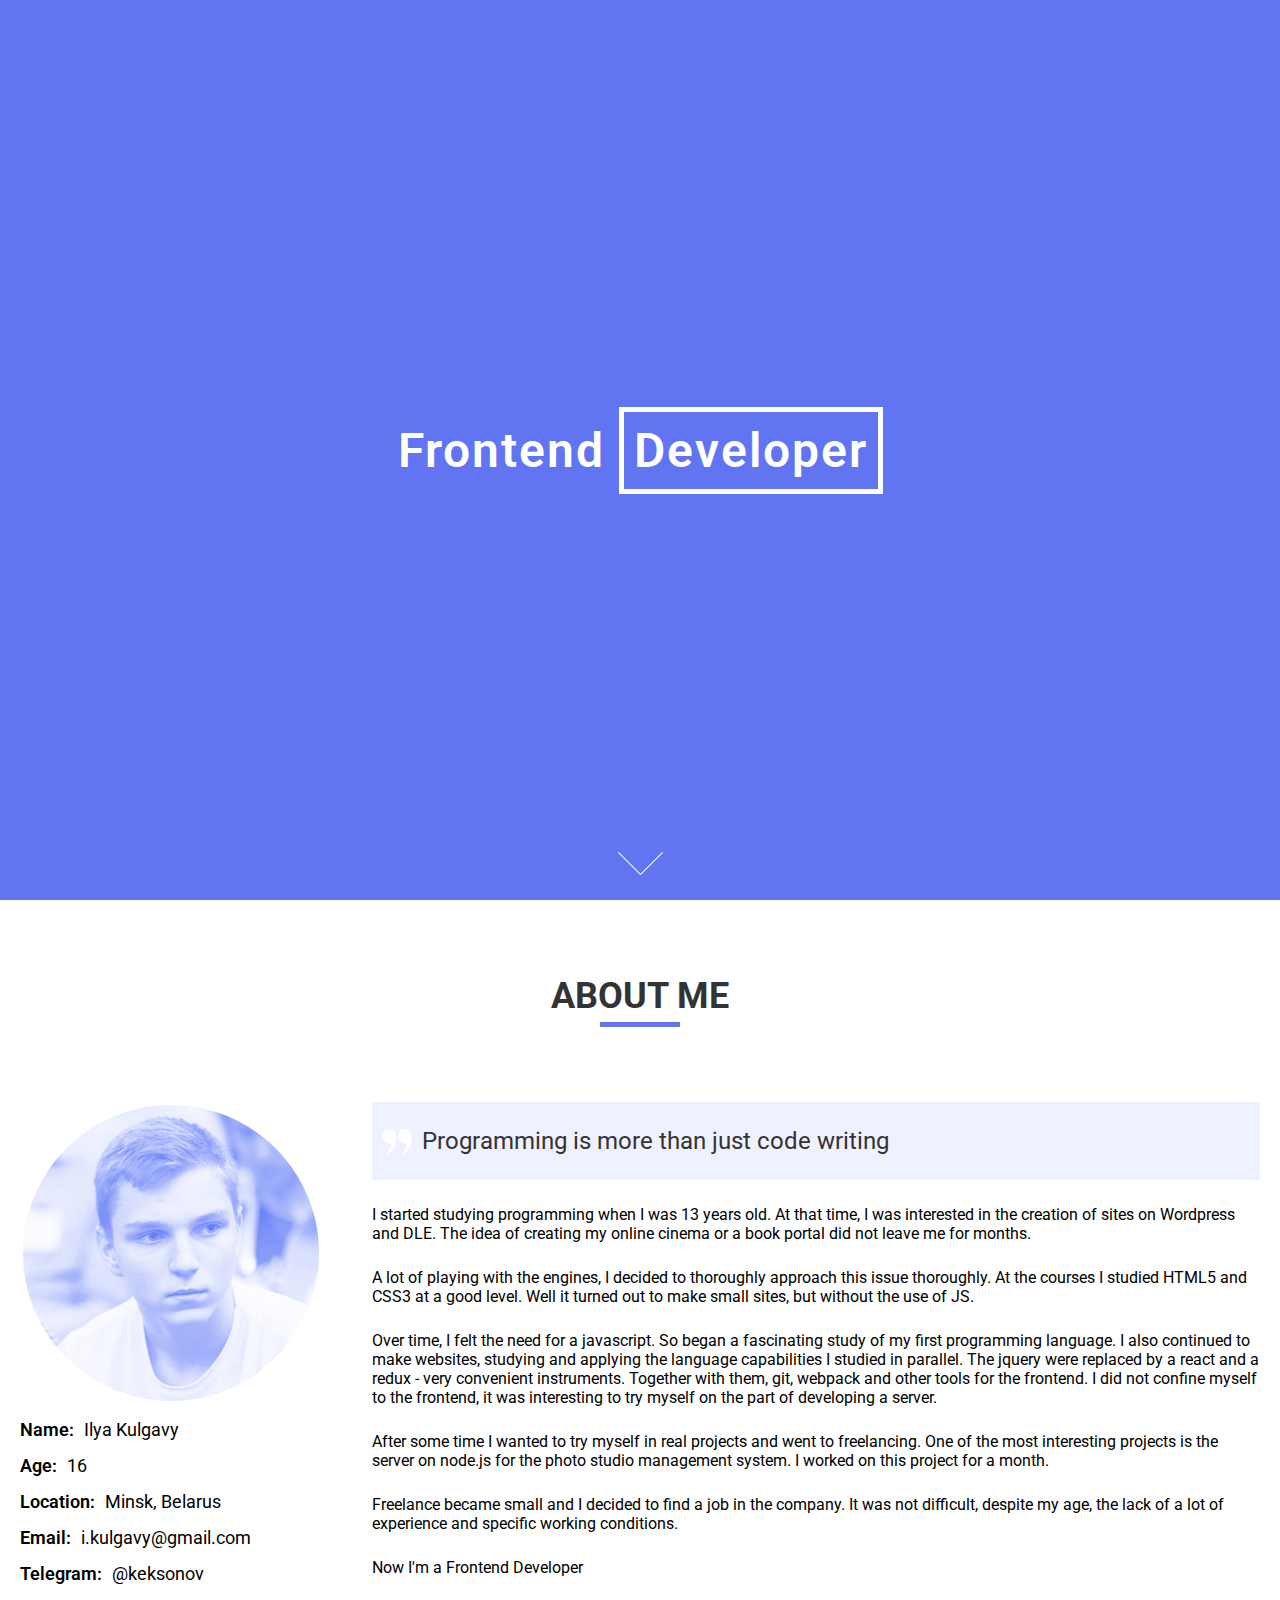
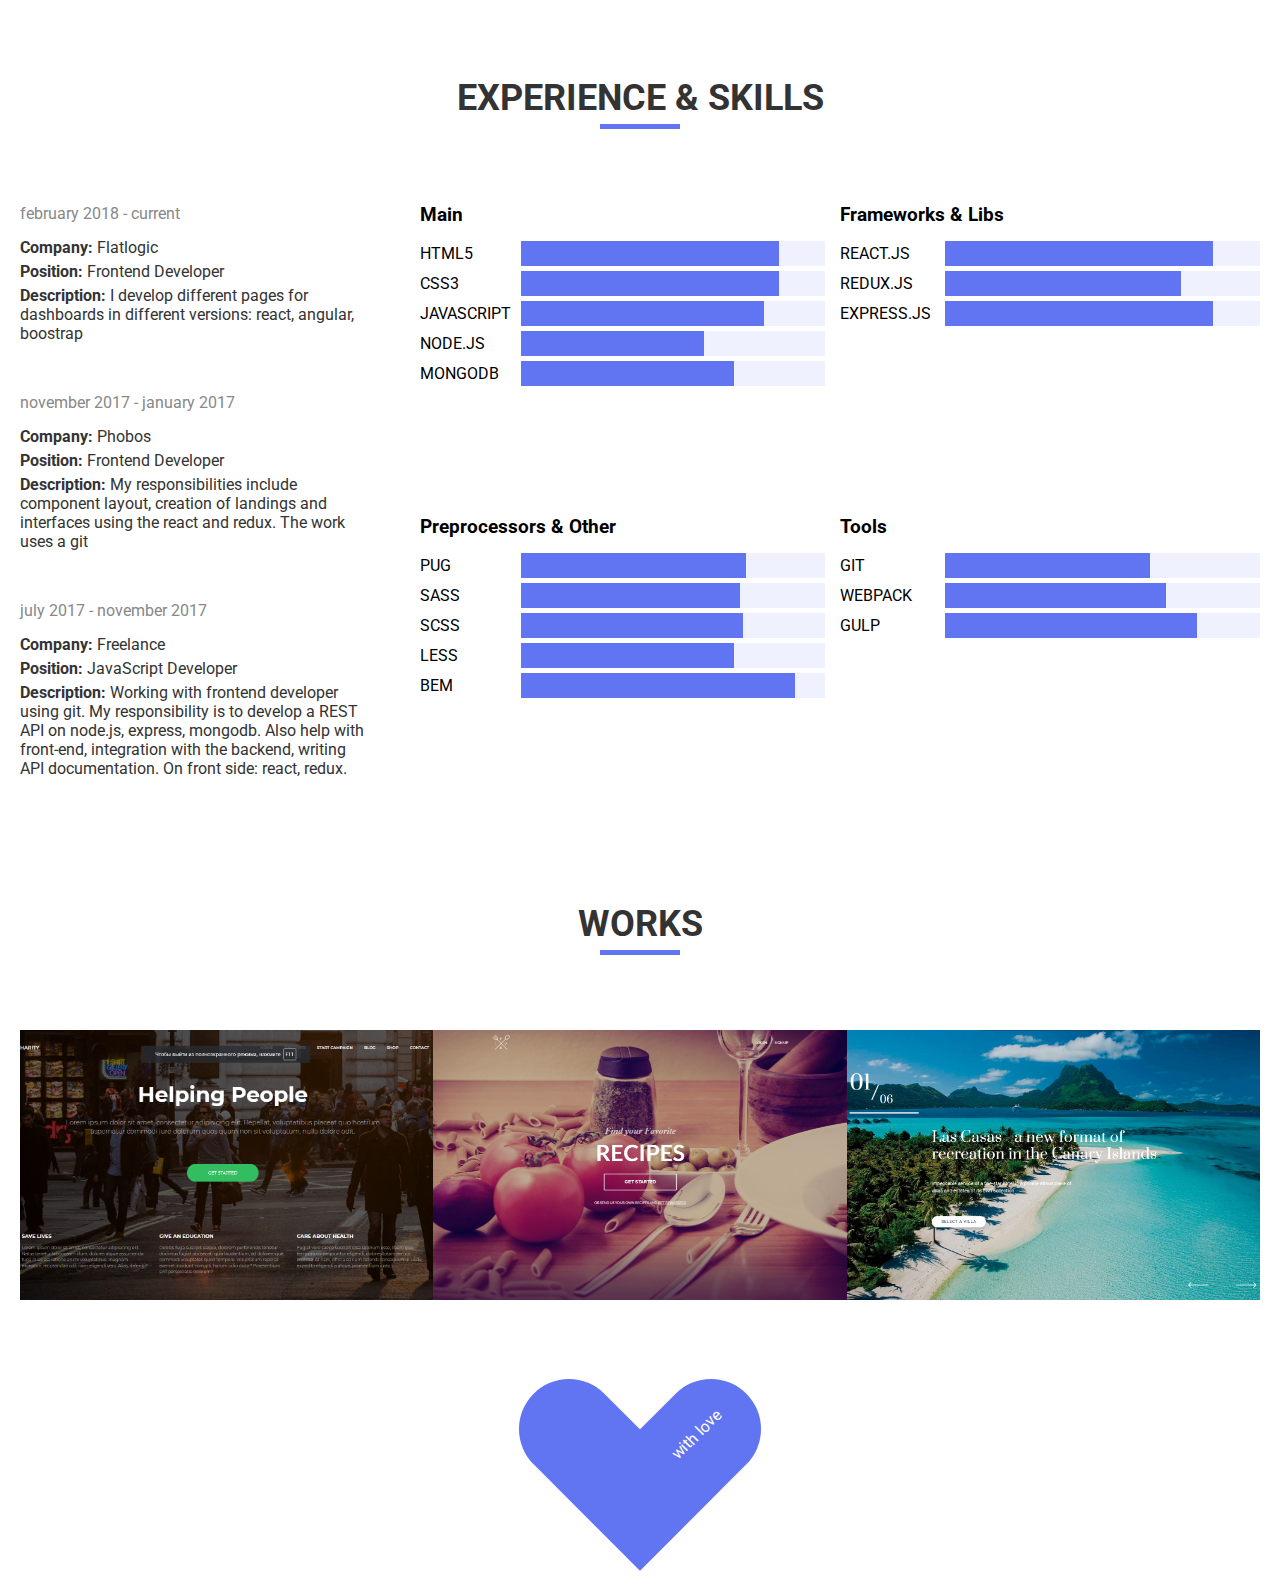
<file: index.html>
<html lang="en">

<head>
    <meta charset="UTF-8" />
    <meta name="viewport" content="width=device-width, initial-scale=1.0" />
    <meta http-equiv="X-UA-Compatible" content="ie=edge" />
    <title>Ilya Kulgavy [ Frontend Developer ]</title>
    <link rel="shortcut icon" href="./images/favicon.ico" type="image/x-icon" />
    <link rel="stylesheet" href="./css/main.css" />
</head>

<body>
    <div class="header container--fluid">
        <h1 class="header-logo">Frontend <span>Developer</span></h1><img class="header-arrow" src="./images/arrow.png" alt="arrow" /></div>
    <div class="container">
        <section class="about">
            <h2>ABOUT ME</h2>
            <div class="about-information">
                <div class="about-side"><img class="about-avatar" src="./images/photo.png" alt="photo" />
                    <ul class="about__extra-info">
                        <li><span>Name:</span>Ilya Kulgavy</li>
                        <li><span>Age:</span>16</li>
                        <li><span>Location:</span>Minsk, Belarus</li>
                        <li><span>Email:</span>i.kulgavy@gmail.com</li>
                        <li><span>Telegram:</span>@keksonov</li>
                    </ul>
                </div>
                <div class="about-side">
                    <div class="about-quote">Programming is more than just code writing <img class="about-quotes" src="./images/quotes.png" alt="quotes" /></div>
                    <p>I started studying programming when I was 13 years old. At that time, I was interested in the creation of sites on Wordpress and DLE. The idea of ​​creating my online cinema or a book portal did not leave me for months.</p>
                    <p>A lot of playing with the engines, I decided to thoroughly approach this issue thoroughly. At the courses I studied HTML5 and CSS3 at a good level. Well it turned out to make small sites, but without the use of JS.</p>
                    <p>Over time, I felt the need for a javascript. So began a fascinating study of my first programming language. I also continued to make websites, studying and applying the language capabilities I studied in parallel. The jquery were replaced
                        by a react and a redux - very convenient instruments. Together with them, git, webpack and other tools for the frontend. I did not confine myself to the frontend, it was interesting to try myself on the part of developing a server.</p>
                    <p>After some time I wanted to try myself in real projects and went to freelancing. One of the most interesting projects is the server on node.js for the photo studio management system. I worked on this project for a month.</p>
                    <p>Freelance became small and I decided to find a job in the company. It was not difficult, despite my age, the lack of a lot of experience and specific working conditions.</p>
                    <p>Now I'm a Frontend Developer</p>
                </div>
            </div>
        </section>
        <section class="expski">
            <h2>EXPERIENCE & SKILLS</h2>
            <div class="expski-content">
                <ul class="expski-experience__list">
                    <li class="expski-experience__list-element">february 2018 - current<span> <b>Company: </b>Flatlogic</span><span> <b>Position: </b>Frontend Developer</span><span><b>Description: </b>I develop different pages for dashboards in different versions: react, angular, boostrap</span></li>
                    <li class="expski-experience__list-element">november 2017 - january 2017<span> <b>Company: </b>Phobos</span><span> <b>Position: </b>Frontend Developer</span><span><b>Description: </b>My responsibilities include component layout, creation of landings 
and interfaces using the react and redux. The work uses a git</span></li>
                    <li class="expski-experience__list-element">july 2017 - november 2017<span> <b>Company: </b>Freelance</span><span> <b>Position: </b>JavaScript Developer</span><span><b>Description: </b>Working with frontend developer using git. My responsibility 
is to develop a REST API on node.js, express, mongodb. Also 
help with front-end, integration with the backend, writing API 
documentation. On front side: react, redux.</span></li>
                </ul>
                <div class="expski-skills__list">
                    <ul class="expski-skills__list-column">
                        <h3 class="expski-skills__list-title">Main</h3>
                        <li>HTML5
                            <div class="expski-skills__list-bar"><span style="width: 85%;"></span></div>
                        </li>
                        <li>CSS3
                            <div class="expski-skills__list-bar"><span style="width: 85%;"></span></div>
                        </li>
                        <li>JAVASCRIPT
                            <div class="expski-skills__list-bar"><span style="width: 80%;"></span></div>
                        </li>
                        <li>NODE.JS
                            <div class="expski-skills__list-bar"><span style="width: 60%;"></span></div>
                        </li>
                        <li>MONGODB
                            <div class="expski-skills__list-bar"><span style="width: 70%;"></span></div>
                        </li>
                    </ul>
                    <ul class="expski-skills__list-column">
                        <h3 class="expski-skills__list-title">Frameworks & Libs </h3>
                        <li>REACT.JS
                            <div class="expski-skills__list-bar"><span style="width: 85%;"></span></div>
                        </li>
                        <li>REDUX.JS
                            <div class="expski-skills__list-bar"><span style="width: 75%;"></span></div>
                        </li>
                        <li>EXPRESS.JS
                            <div class="expski-skills__list-bar"><span style="width: 85%;"></span></div>
                        </li>
                    </ul>
                    <ul class="expski-skills__list-column">
                        <h3 class="expski-skills__list-title">Preprocessors & Other</h3>
                        <li>PUG
                            <div class="expski-skills__list-bar"><span style="width: 74%;"></span></div>
                        </li>
                        <li>SASS
                            <div class="expski-skills__list-bar"><span style="width: 72%;"></span></div>
                        </li>
                        <li>SCSS
                            <div class="expski-skills__list-bar"><span style="width: 73%;"></span></div>
                        </li>
                        <li>LESS
                            <div class="expski-skills__list-bar"><span style="width: 70%;"></span></div>
                        </li>
                        <li>BEM
                            <div class="expski-skills__list-bar"><span style="width: 90%;"></span></div>
                        </li>
                    </ul>
                    <ul class="expski-skills__list-column">
                        <h3 class="expski-skills__list-title">Tools</h3>
                        <li>GIT
                            <div class="expski-skills__list-bar"><span style="width: 65%;"></span></div>
                        </li>
                        <li>WEBPACK
                            <div class="expski-skills__list-bar"><span style="width: 70%;"></span></div>
                        </li>
                        <li>GULP
                            <div class="expski-skills__list-bar"><span style="width: 80%;"></span></div>
                        </li>
                    </ul>
                </div>
            </div>
        </section>
        <section class="works">
            <h2>WORKS</h2>
            <ul class="works__list">
                <li class="works__list-element" style="background-image: url(../images/work2.png);"><a href="https://keksonov.github.io/3/index.html" target="_blank"><img src="./images/plus.png" alt="plus"/></a></li>
                <li class="works__list-element" style="background-image: url(../images/work4.png);"><a href="https://keksonov.github.io/1/index.html" target="_blank"><img src="./images/plus.png" alt="plus"/></a></li>
                <li class="works__list-element" style="background-image: url(../images/work5.png);"><a href="https://lascasastenerife.com/en" target="_blank"><img src="./images/plus.png" alt="plus"/></a></li>
            </ul>
            <section class="heart">
                <div class="heart-left"></div>
                <div class="heart-right"></div>
                <div class="heart-love">with love</div>
            </section>
        </section>
    </div>
    <script src="./js/scripts.js"></script>
</body>

</html>
</file>
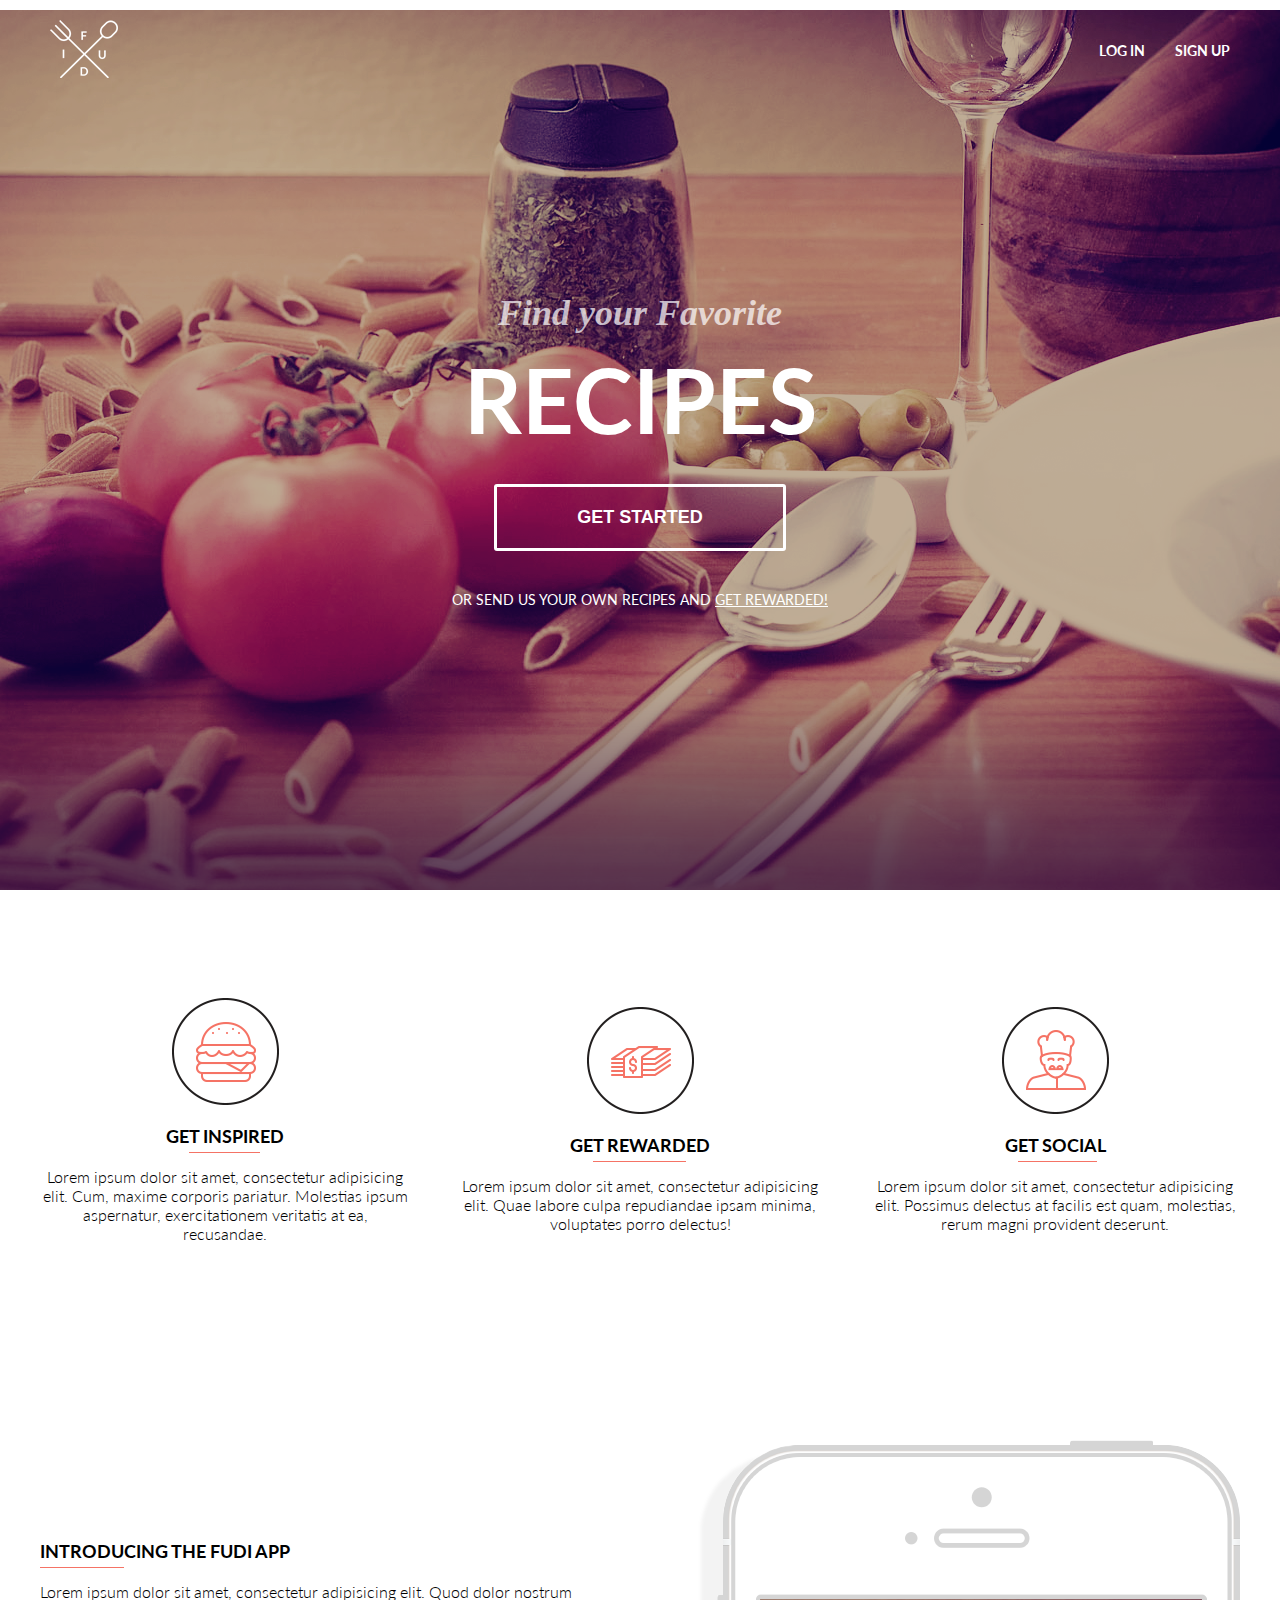
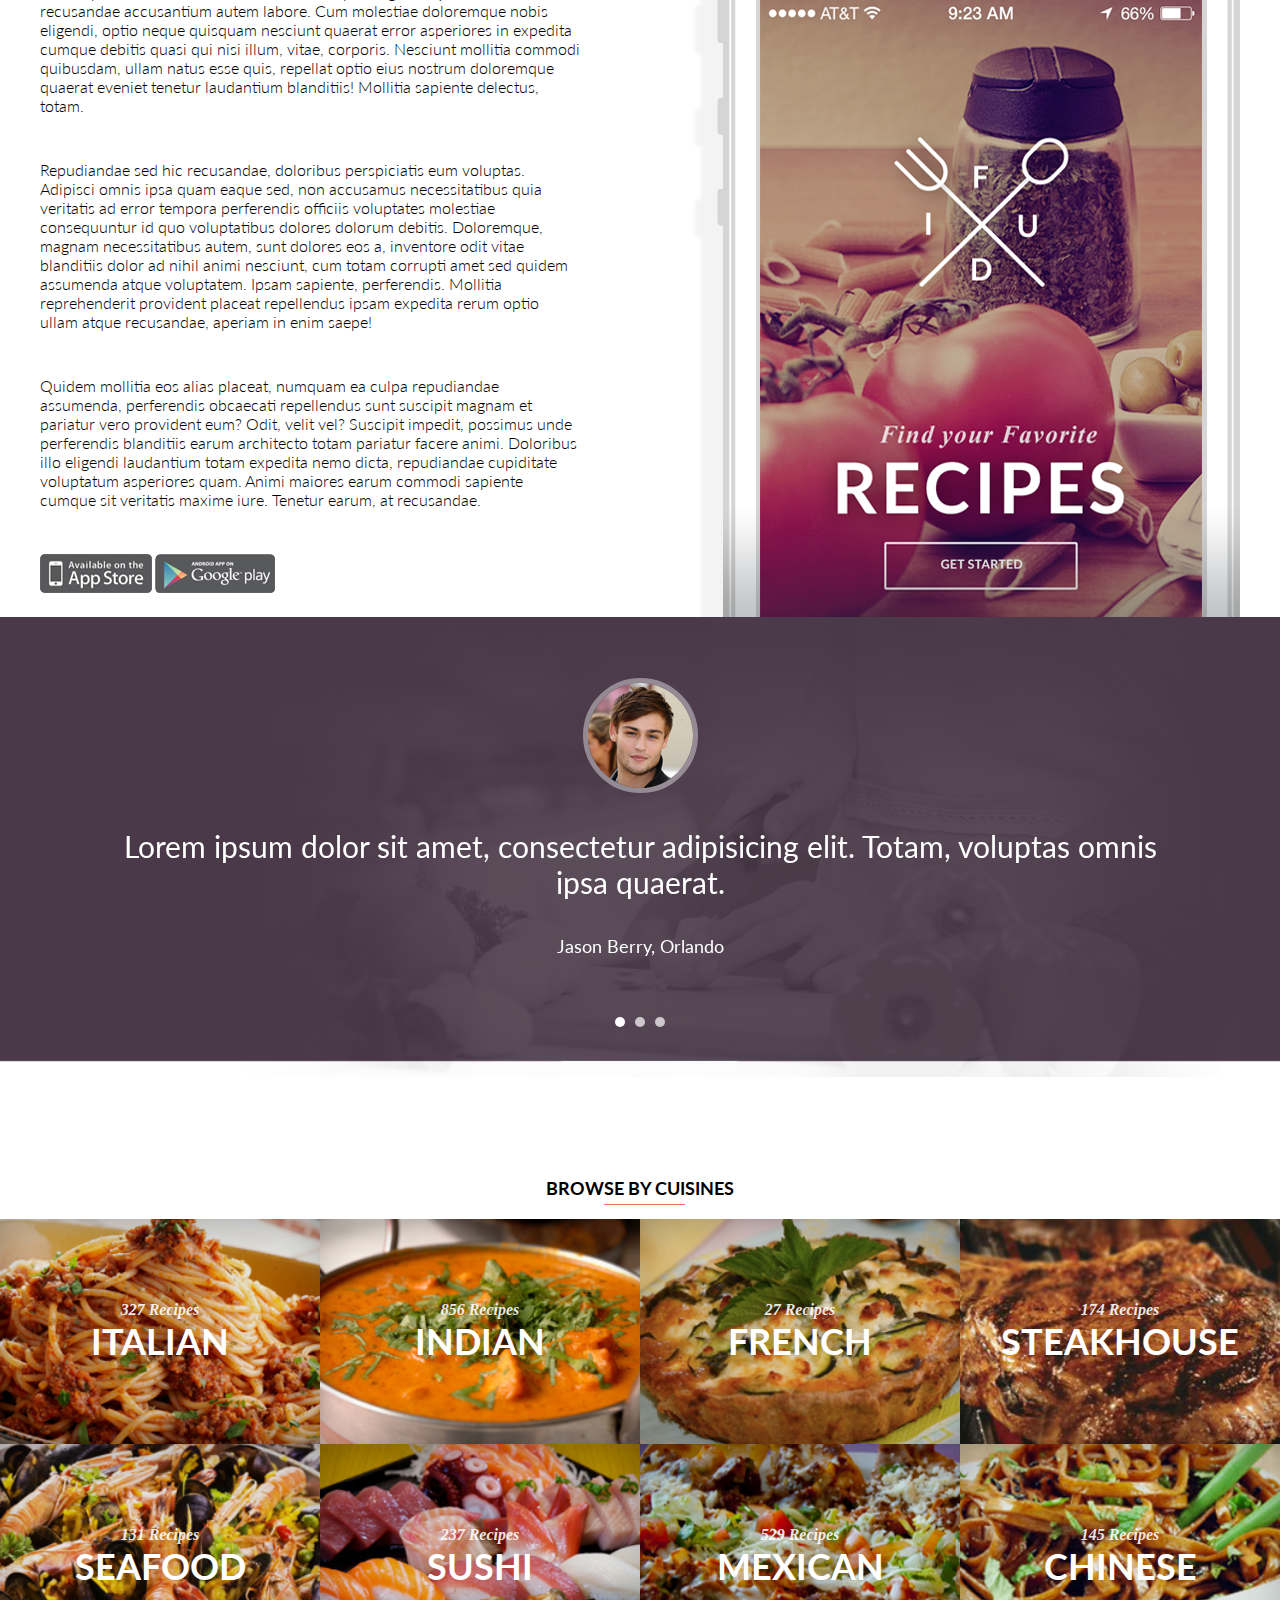
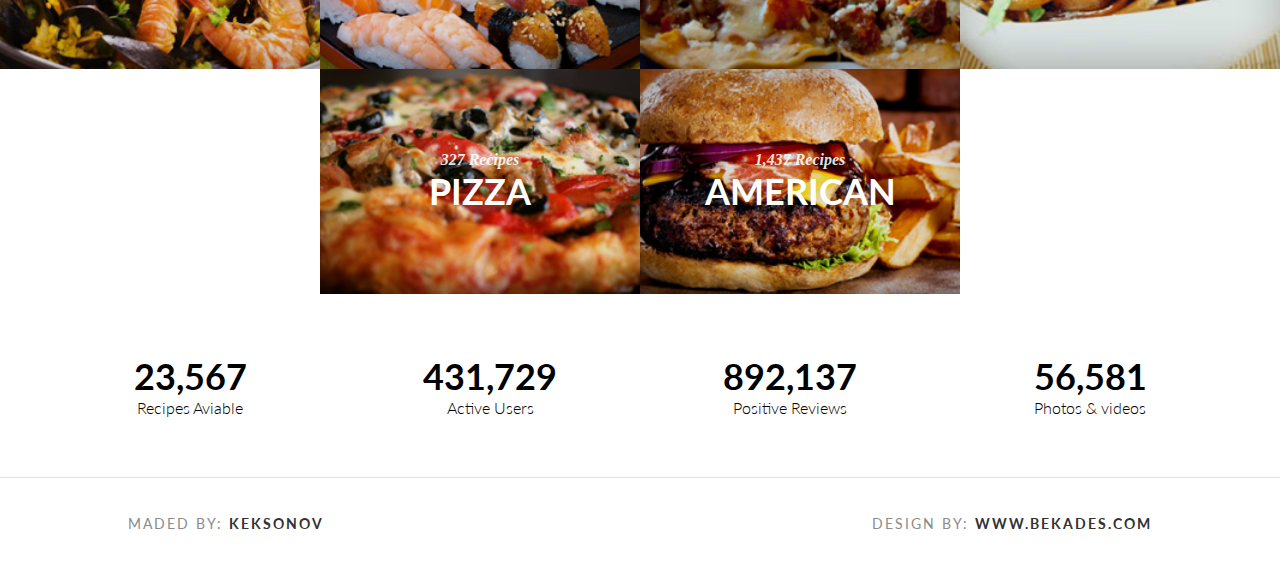
<file: #1/index.html>
<!DOCTYPE html>
<html lang="en">
<head>
	<meta charset="UTF-8">
	<meta name="viewport" content="width=device-width, initial-scale=1.0, minimum-scale=1.0, maximum-scale=1.0, user-scalable=no">
	<title>Keksonov #1</title>
	<link rel="stylesheet" href="assets/owl/owl.carousel.min.css">
	<link rel="stylesheet" href="assets/owl/owl.theme.default.min.css">
	<link rel="stylesheet" href="styles/styles.css">
</head>
<body>
	<header>
		<div class="wr">
			<div class="top-line">
				<div class="logotype"><img src="img/logo.png" alt="Logotype"></div>
				<ul>
					<li><a href="#">Log in</a></li>
					<li><a href="#">Sign up</a></li>
				</ul>
			</div>
		</div>
		<div class="call-to-action">
			<span>Find your Favorite</span>
			<h1>recipes</h1>
			<button>get started</button>
			<p>OR SEND US YOUR OWN RECIPES AND <a href="#">GET REWARDED!</a></p>
		</div>
	</header>
	<section class="services">
		<div class="wr">
			<ul class="list">
					<li>
						<img src="img/1.png" alt="Hamb">
						<h3>ge<span>t inspir</span>ed</h3>
						<p>Lorem ipsum dolor sit amet, consectetur adipisicing elit. Cum, maxime corporis pariatur. Molestias ipsum aspernatur, exercitationem veritatis at ea, recusandae. </p>
					</li>
					<li>
						<img src="img/2.png" alt="Money">
						<h3>ge<span>t reward</span>ed</h3>
						<p>Lorem ipsum dolor sit amet, consectetur adipisicing elit. Quae labore culpa repudiandae ipsam minima, voluptates porro delectus! </p>
					</li>
					<li>
						<img src="img/3.png" alt="Cooker">
						<h3>g<span>et socia</span>l</h3>
						<p>Lorem ipsum dolor sit amet, consectetur adipisicing elit. Possimus delectus at facilis est quam, molestias, rerum magni provident deserunt.</p>
					</li>
			</ul>
		</div>		
	</section>	
	<section class="introducing wr">
			<div class="intro-text">
				<h3><span>introdu</span>cing the fudi app</h3>
				<p>Lorem ipsum dolor sit amet, consectetur adipisicing elit. Quod dolor nostrum recusandae accusantium autem labore. Cum molestiae doloremque nobis eligendi, optio neque quisquam nesciunt quaerat error asperiores in expedita cumque debitis quasi qui nisi illum, vitae, corporis. Nesciunt mollitia commodi quibusdam, ullam natus esse quis, repellat optio eius nostrum doloremque quaerat eveniet tenetur laudantium blanditiis! Mollitia sapiente delectus, totam.</p>
				<p>Repudiandae sed hic recusandae, doloribus perspiciatis eum voluptas. Adipisci omnis ipsa quam eaque sed, non accusamus necessitatibus quia veritatis ad error tempora perferendis officiis voluptates molestiae consequuntur id quo voluptatibus dolores dolorum debitis. Doloremque, magnam necessitatibus autem, sunt dolores eos a, inventore odit vitae blanditiis dolor ad nihil animi nesciunt, cum totam corrupti amet sed quidem assumenda atque voluptatem. Ipsam sapiente, perferendis. Mollitia reprehenderit provident placeat repellendus ipsam expedita rerum optio ullam atque recusandae, aperiam in enim saepe!</p>
				<p>Quidem mollitia eos alias placeat, numquam ea culpa repudiandae assumenda, perferendis obcaecati repellendus sunt suscipit magnam et pariatur vero provident eum? Odit, velit vel? Suscipit impedit, possimus unde perferendis blanditiis earum architecto totam pariatur facere animi. Doloribus illo eligendi laudantium totam expedita nemo dicta, repudiandae cupiditate voluptatum asperiores quam. Animi maiores earum commodi sapiente cumque sit veritatis maxime iure. Tenetur earum, at recusandae.</p>
				<div class="store-list">
					<img src="img/appstore.png" alt="AppStore">
					<img src="img/gplay.png" alt="Gplay">
				</div>
			</div>
			<img src="img/iphone.png" alt="iphone">
		</section>	
		<section class="review">
			<div class="owl-carousel">
				<div class="item">
					<img src="img/face-11.jpg" alt="1">
					<p>Lorem ipsum dolor sit amet, consectetur adipisicing elit. Totam, voluptas omnis <br>
					ipsa quaerat. </p>
					<span>Jason	Berry, Orlando</span>
				</div>
				<div class="item">
					<img src="img/face-22.jpg" alt="2">
					<p>I am so happy because I found this recipe, and it just made my life easier. <br>
					Thanks  so much for sharing!”</p>
					<span>Michael Dawson, San Francisco</span>
				</div>
				<div class="item">
					<img src="img/face-33.jpg" alt="3">
					<p>Lorem ipsum dolor sit amet, consectetur adipisicing elit. Veniam nulla quisquam magnam <br>
					qui voluptas labore.</p>
					<span>Lela	Castro, New-York</span>
				</div>
			</div>
		</section>
		<section class="cuisines">
			<h3>brow<span>se by cui</span>sines</h3>
			<ul class="cuisines-list">
				<li style="background-image: url(img/r1.png);">
					<span>327 Recipes</span>
					<h4><a href="#">italian</a></h4>
				</li>
				<li style="background-image: url(img/r2.png);">
					<span>856 Recipes</span>
					<h4><a href="#">indian</a></h4>
				</li>
				<li style="background-image: url(img/r3.png);">
					<span>27 Recipes</span>
					<h4><a href="#">french</a></h4>
				</li>
				<li style="background-image: url(img/r4.png);">
					<span>174 Recipes</span>
					<h4><a href="#">steakhouse</a></h4>
				</li>
				<li style="background-image: url(img/r5.png);">
					<span>131 Recipes</span>
					<h4><a href="#">seafood</a></h4>
				</li>
				<li style="background-image: url(img/r6.png);">
					<span>237 Recipes</span>
					<h4><a href="#">sushi</a></h4>
				</li>
				<li style="background-image: url(img/r7.png);">
					<span>529 Recipes</span>
					<h4><a href="#">mexican</a></h4>
				</li>
				<li style="background-image: url(img/r8.png);">
					<span>145 Recipes</span>
					<h4><a href="#">chinese</a></h4>
				</li>
				<li style="background-image: url(img/r9.png);">
					<span>327 Recipes</span>
					<h4><a href="#">pizza</a></h4>
				</li>
				<li style="background-image: url(img/r10.png);">
					<span>1,437 Recipes</span>
					<h4><a href="#">american</a></h4>
				</li>
			</ul>
			<ul class="stats wr">
				<li>
					<h4>23,567</h4>
					<p>Recipes Aviable</p>
				</li>
				<li>
					<h4>431,729</h4>
					<p>Active Users</p>
				</li>
				<li>
					<h4>892,137</h4>
					<p>Positive Reviews</p>
				</li>
				<li>
					<h4>56,581</h4>
					<p>Photos & videos</p>
				</li>
			</ul>
		</section>
		<footer>
			<div class="descriotion">maded by: <span>keksonov</span></div>
			<div class="descriotion">design by: <span>WWW.BEKADES.COM</span></div>
		</footer>
		<script src="js/jquery-3.2.1.min.js"></script>
		<script src="assets/owl/owl.carousel.min.js"></script>
		<script src="js/main.js"></script>
</body>
</html>
</file>
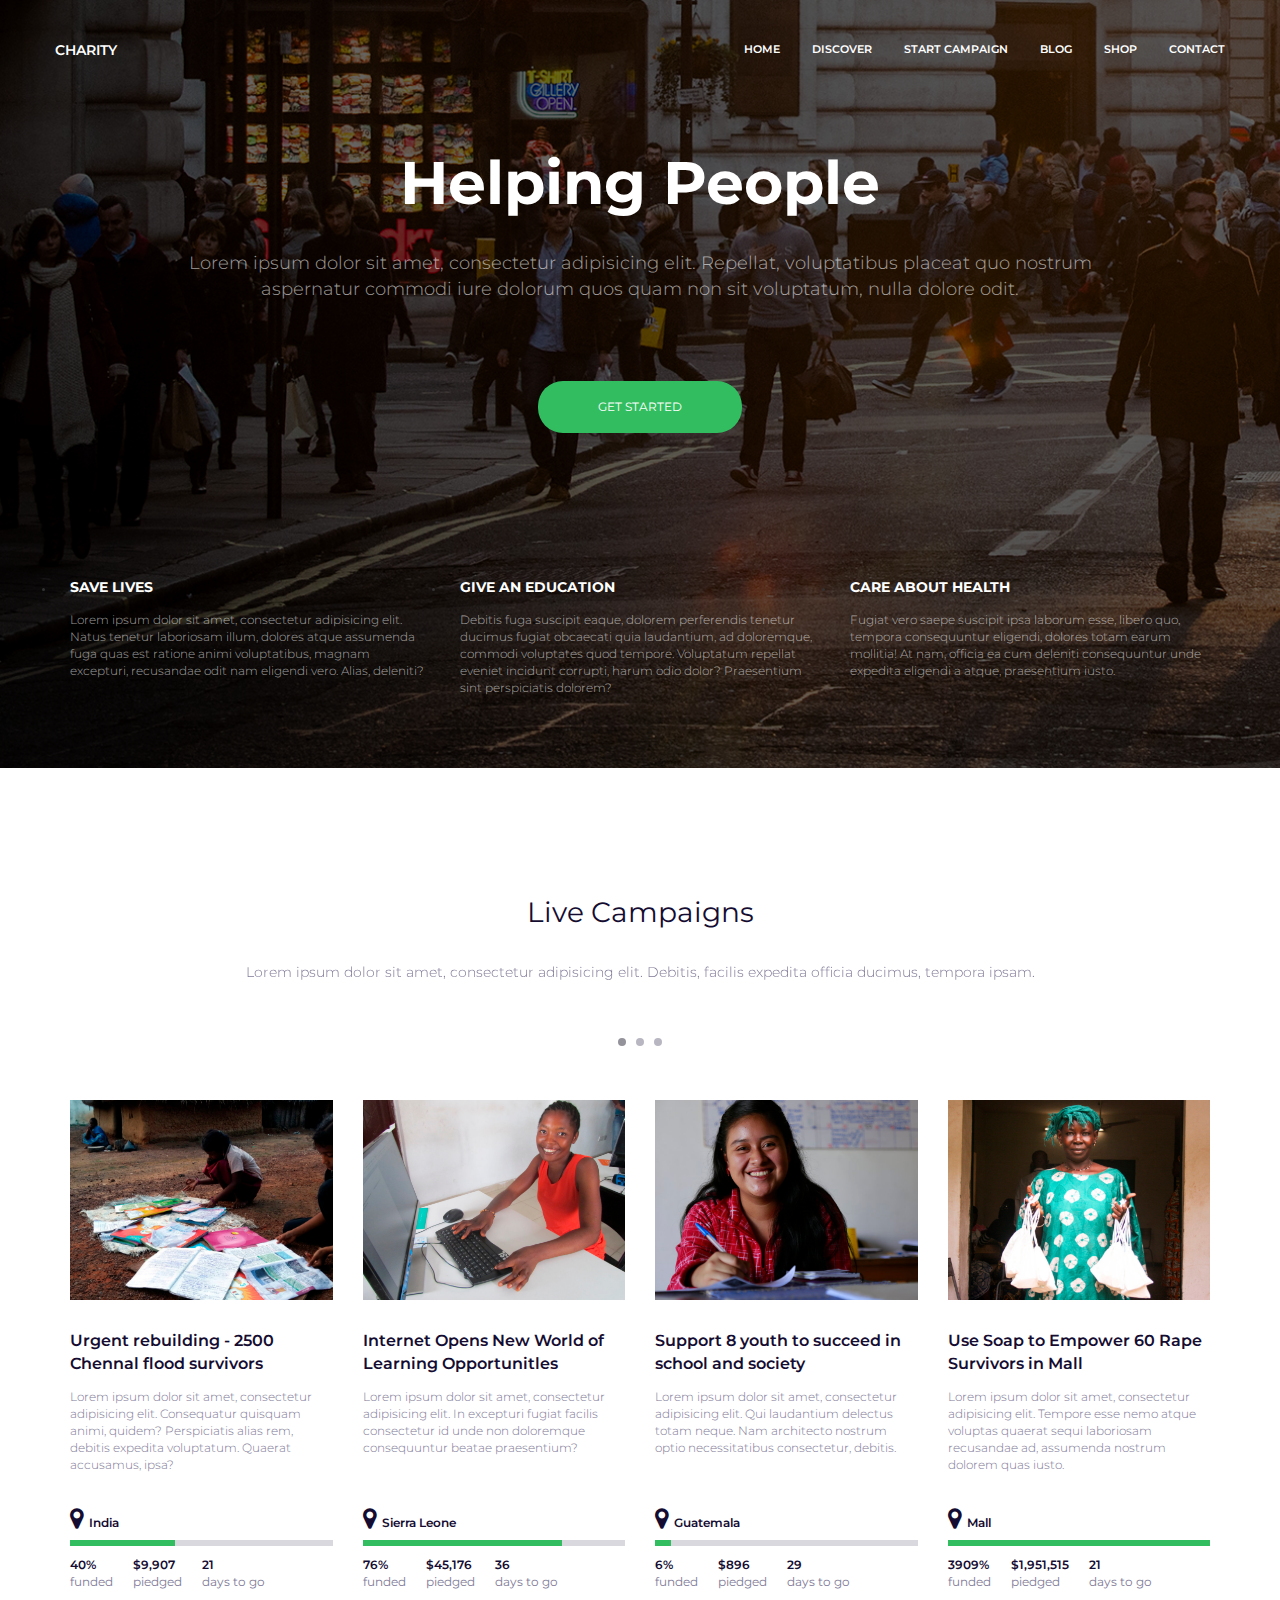
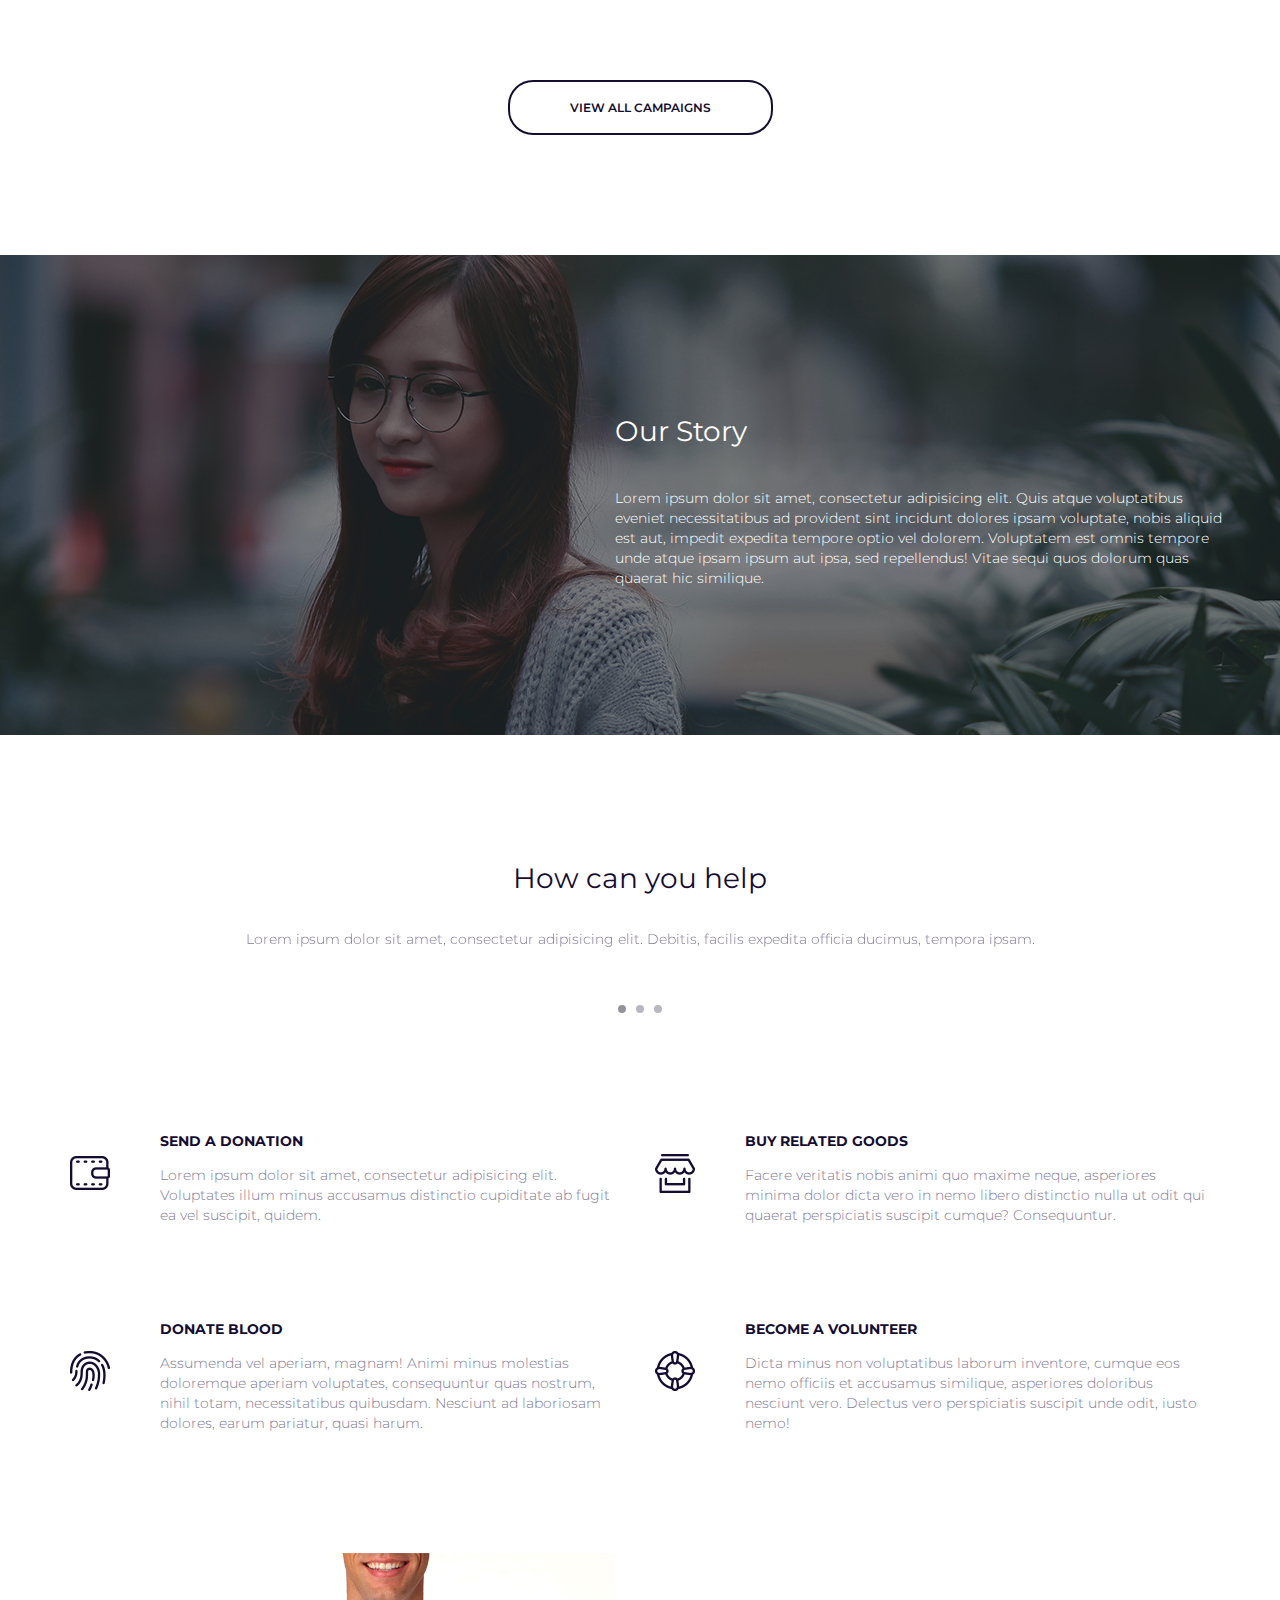
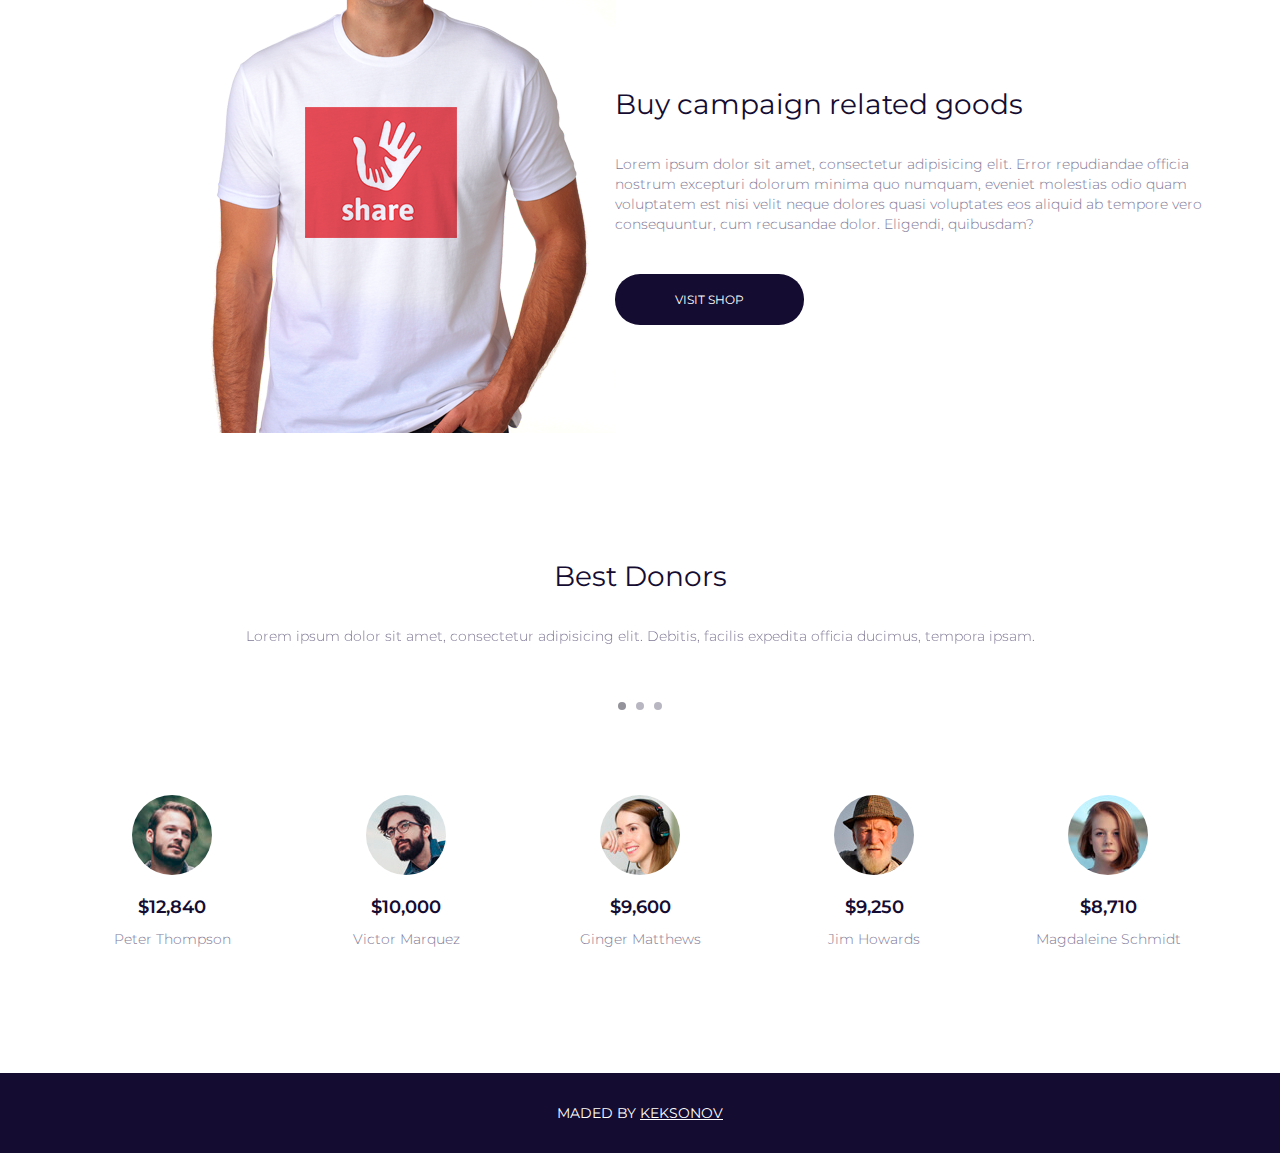
<file: #3/index.html>
<!DOCTYPE html>
<html lang="en">
	<head>
		<meta charset="UTF-8">
		<meta name="viewport" content="width=device-width, initial-scale=1.0, maximum-scale=1.0, user-scalable=no">
		<title>keksonov #3</title>
		
		<!-- Normalize -->
		<link rel="stylesheet" href="assets/normalize/normalize.css">
		
		<!-- Bootstrap -->
		<link rel="stylesheet" href="assets/bootstrap/bootstrap.min.css">

		<!-- Owl-Carousel -->
		<link rel="stylesheet" href="assets/owl/owl.carousel.min.css">
		
		<!-- Font Awesome -->
		<link rel="stylesheet" href="assets/font-awesome/font-awesome.min.css">
		
		<!-- Own Styles -->
		<link rel="stylesheet" href="css/styles.css">
	</head>
	<body>
		<header>
			<div class="container">
				<div class="header__container">
					<div class="row">
						<div class="header__top-line">
							<div class="header__logo">charity</div>
							<nav>
								<ul>
									<li><a href="/">home</a></li>
									<li><a href="#">discover</a></li>
									<li><a href="#">start campaign</a></li>
									<li><a href="#">blog</a></li>
									<li><a href="#">shop</a></li>
									<li><a href="#">contact</a></li>
								</ul>
							</nav>
							<i class="fa fa-2x fa-bars" aria-hidden="true"></i>
						</div>
						<nav class="mobile-menu">
							<ul>
								<li><a href="/">home</a></li>
								<li><a href="#">discover</a></li>
								<li><a href="#">start campaign</a></li>
								<li><a href="#">blog</a></li>
								<li><a href="#">shop</a></li>
								<li><a href="#">contact</a></li>
							</ul>
						</nav>
					</div>
					<div class="row">
						<div class="header__text">
							<h1>Helping People</h1>
							<p>Lorem ipsum dolor sit amet, consectetur adipisicing elit. Repellat, voluptatibus placeat quo nostrum aspernatur commodi iure dolorum quos quam non sit voluptatum, nulla dolore odit.</p>
							<button>get started</button>
						</div>
					</div>
					<div class="row">
						<div class="header__list clearfix">
							<ul>
								<li class="col-md-4 col-sm-6 col-xs-12">
									<h3>save lives</h3>
									<p>Lorem ipsum dolor sit amet, consectetur adipisicing elit. Natus tenetur laboriosam illum, dolores atque assumenda fuga quas est ratione animi voluptatibus, magnam excepturi, recusandae odit nam eligendi vero. Alias, deleniti?</p>
								</li>
								<li class="col-md-4 col-sm-6 col-xs-12">
									<h3>give an education</h3>
									<p>Debitis fuga suscipit eaque, dolorem perferendis tenetur ducimus fugiat obcaecati quia laudantium, ad doloremque, commodi voluptates quod tempore. Voluptatum repellat eveniet incidunt corrupti, harum odio dolor? Praesentium sint perspiciatis dolorem?</p>
								</li>
								<li class="col-md-4 col-sm-6 col-xs-12">
									<h3>care about health</h3>
									<p>Fugiat vero saepe suscipit ipsa laborum esse, libero quo, tempora consequuntur eligendi, dolores totam earum mollitia! At nam, officia ea cum deleniti consequuntur unde expedita eligendi a atque, praesentium iusto.</p>
								</li>
							</ul>
						</div>
					</div>
				</div>
			</div>
		</header>
		<section class="campaigns">
			<div class="container">
				<div class="campaigns__container">
					<h2>Live Campaigns</h2>
					<!-- CAROUSEL START -->
					<div class="owl-carousel">
						<div class="item">
							<p>Lorem ipsum dolor sit amet, consectetur adipisicing elit. Debitis, facilis expedita officia ducimus, tempora ipsam.</p>
						</div>
						<div class="item">
							<p>Tempore nihil harum, dolorem, sit labore mollitia nisi iusto, totam odio tempora, culpa modi rem.</p>
						</div>
						<div class="item">
							<p>Ullam nesciunt suscipit ab esse voluptates totam eaque architecto adipisci. Minima quaerat, quos obcaecati voluptatibus?</p>
						</div>
					</div>
					<!-- CAROUSEL END -->
					<div class="row">
						<div class="col-md-3 col-sm-6 col-12 list-item">
							<div>
								<div class="img" style="background-image: url(img/1.png);">
									<a href="#"><i class="fa fa-2x fa-search" aria-hidden="true"></i></a>
								</div>
								<a href="#">Urgent rebuilding - 2500 Chennal flood survivors</a>
								<p>Lorem ipsum dolor sit amet, consectetur adipisicing elit. Consequatur quisquam animi, quidem? Perspiciatis alias rem, debitis expedita voluptatum. Quaerat accusamus, ipsa?</p>
							</div>
							<div>
								<span><i class="fa fa-2x fa-map-marker" aria-hidden="true"></i>India</span>
								<div class="progressbar">
									<div class="green-line" style="width: 40%"></div>
								</div>
								<div class="campaigns__info-list">
									<ul>
										<li><span>40%</span>funded</li>
										<li><span>$9,907</span>piedged</li>
										<li><span>21</span>days to go</li>
									</ul>
								</div>
							</div>
						</div>
						<div class="col-md-3 col-sm-6 col-12 list-item">
							<div>
								<div class="img" style="background-image: url(img/2.png);">
									<a href="#"><i class="fa fa-2x fa-search" aria-hidden="true"></i></a>
								</div>
								<a href="#">Internet Opens New World of Learning Opportunitles</a>
								<p>Lorem ipsum dolor sit amet, consectetur adipisicing elit. In excepturi fugiat facilis consectetur id unde non doloremque consequuntur beatae praesentium? </p>
							</div>
							<div>
								<span><i class="fa fa-2x fa-map-marker" aria-hidden="true"></i>Sierra Leone</span>
								<div class="progressbar">
									<div class="green-line" style="width: 76%"></div>
								</div>
								<div class="campaigns__info-list">
									<ul>
										<li><span>76%</span>funded</li>
										<li><span>$45,176</span>piedged</li>
										<li><span>36</span>days to go</li>
									</ul>
								</div>
							</div>
						</div>
						<div class="col-md-3 col-sm-6 col-12 list-item">
							<div>
								<div class="img" style="background-image: url(img/3.png);">
									<a href="#"><i class="fa fa-2x fa-search" aria-hidden="true"></i></a>
								</div>
								<a href="#">Support 8 youth to succeed in school and society</a>
								<p>Lorem ipsum dolor sit amet, consectetur adipisicing elit. Qui laudantium delectus totam neque. Nam architecto nostrum optio necessitatibus consectetur, debitis.</p>
							</div>
							<div>
								<span><i class="fa fa-2x fa-map-marker" aria-hidden="true"></i>Guatemala</span>
								<div class="progressbar">
									<div class="green-line" style="width: 6%"></div>
								</div>
								<div class="campaigns__info-list">
									<ul>
										<li><span>6%</span>funded</li>
										<li><span>$896</span>piedged</li>
										<li><span>29</span>days to go</li>
									</ul>
								</div>
							</div>
						</div>
						<div class="col-md-3 col-sm-6 col-12 list-item">
							<div>
								<div class="img" style="background-image: url(img/4.png);">
									<a href="#"><i class="fa fa-2x fa-search" aria-hidden="true"></i></a>
								</div>
								<a href="#">Use Soap to Empower 60 Rape Survivors in Mall</a>
								<p>Lorem ipsum dolor sit amet, consectetur adipisicing elit. Tempore esse nemo atque voluptas quaerat sequi laboriosam recusandae ad, assumenda nostrum dolorem quas iusto. </p>
							</div>
							<div>
								<span><i class="fa fa-2x fa-map-marker" aria-hidden="true"></i>Mall</span>
								<div class="progressbar">
									<div class="green-line" style="width: 100%"></div>
								</div>
								<div class="campaigns__info-list">
									<ul>
										<li><span>3909%</span>funded</li>
										<li><span>$1,951,515</span>piedged</li>
										<li><span>21</span>days to go</li>
									</ul>
								</div>
							</div>
						</div>
					</div>
				</div>
				<div class="button-center">
					<button>view all campaigns</button>
				</div>
			</div>
		</section>
		<section class="story">
			<div class="container">
				<div class="row">
					<div class="text">	
						<h2>Our Story</h2>
						<p>Lorem ipsum dolor sit amet, consectetur adipisicing elit. Quis atque voluptatibus eveniet necessitatibus ad provident sint incidunt dolores ipsam voluptate, nobis aliquid est aut, impedit expedita tempore optio vel dolorem. Voluptatem est omnis tempore unde atque ipsam ipsum aut ipsa, sed repellendus! Vitae sequi quos dolorum quas quaerat hic similique.</p>
					</div>
				</div>
			</div>
		</section>
		<section class="help">
			<div class="container">
				<h2>How can you help</h2>
				<!-- CAROUSEL START -->
				<div class="owl-carousel">
					<div class="item">
						<p>Lorem ipsum dolor sit amet, consectetur adipisicing elit. Debitis, facilis expedita officia ducimus, tempora ipsam.</p>
					</div>
					<div class="item">
						<p>Tempore nihil harum, dolorem, sit labore mollitia nisi iusto, totam odio tempora, culpa modi rem.</p>
					</div>
					<div class="item">
						<p>Ullam nesciunt suscipit ab esse voluptates totam eaque architecto adipisci. Minima quaerat, quos obcaecati voluptatibus?</p>
					</div>
				</div>
				<!-- CAROUSEL END -->
				<div class="row">
					<div class="col-sm-6 help__item">
						<img src="img/ic1.png" alt="icon-1">
						<div><h3>Send a donation</h3>Lorem ipsum dolor sit amet, consectetur adipisicing elit. Voluptates illum minus accusamus distinctio cupiditate ab fugit ea vel suscipit, quidem.</div>
					</div>
					<div class="col-sm-6 help__item">
						<img src="img/ic2.png" alt="icon-2">
						<div><h3>Buy related goods</h3>Facere veritatis nobis animi quo maxime neque, asperiores minima dolor dicta vero in nemo libero distinctio nulla ut odit qui quaerat perspiciatis suscipit cumque? Consequuntur.</div>
					</div>
					<div class="col-sm-6 help__item">
						<img src="img/ic3.png" alt="icon-3">
						<div><h3>Donate blood</h3>Assumenda vel aperiam, magnam! Animi minus molestias doloremque aperiam voluptates, consequuntur quas nostrum, nihil totam, necessitatibus quibusdam. Nesciunt ad laboriosam dolores, earum pariatur, quasi harum.</div>
					</div>
					<div class="col-sm-6 help__item">
						<img src="img/ic4.png" alt="icon-4">
						<div><h3>Become a volunteer</h3>Dicta minus non voluptatibus laborum inventore, cumque eos nemo officiis et accusamus similique, asperiores doloribus nesciunt vero. Delectus vero perspiciatis suscipit unde odit, iusto nemo!</div>
					</div>
				</div>
			</div>
		</section>
		<section class="shop">
			<div class="container">
				<div class="row">
					<div class="shop__content">
						<div class="text-content">
							<h2>Buy campaign related goods</h2>
							<p>Lorem ipsum dolor sit amet, consectetur adipisicing elit. Error repudiandae officia nostrum excepturi dolorum minima quo numquam, eveniet molestias odio quam voluptatem est nisi velit neque dolores quasi voluptates eos aliquid ab tempore vero consequuntur, cum recusandae dolor. Eligendi, quibusdam?</p>
							<button>visit shop</button>
						</div>
					</div>
				</div>
			</div>
		</section>
		<section class="donors">
			<div class="container">
			   <h2>Best Donors</h2>
				<!-- CAROUSEL START -->
				<div class="owl-carousel">
					<div class="item">
						<p>Lorem ipsum dolor sit amet, consectetur adipisicing elit. Debitis, facilis expedita officia ducimus, tempora ipsam.</p>
					</div>
					<div class="item">
						<p>Tempore nihil harum, dolorem, sit labore mollitia nisi iusto, totam odio tempora, culpa modi rem.</p>
					</div>
					<div class="item">
						<p>Ullam nesciunt suscipit ab esse voluptates totam eaque architecto adipisci. Minima quaerat, quos obcaecati voluptatibus?</p>
					</div>
				</div>
				<!-- CAROUSEL END -->
				<div class="row">
					<div class="donors__list">
						<div class="donor">
							<img src="img/d1.png" alt="d1">
							<span>$12,840</span>
							<p>Peter Thompson</p>
						</div>
						<div class="donor">
							<img src="img/d2.png" alt="d2">
							<span>$10,000</span>
							<p>Victor Marquez</p>
						</div>
						<div class="donor">
							<img src="img/d3.png" alt="d3">
							<span>$9,600</span>
							<p>Ginger Matthews</p>
						</div>
						<div class="donor">
							<img src="img/d4.png" alt="d4">
							<span>$9,250</span>
							<p>Jim Howards</p>
						</div>
						<div class="donor">
							<img src="img/d5.png" alt="d5">
							<span>$8,710</span>
							<p>Magdaleine Schmidt</p>
						</div>
					</div>
				</div>
			</div>
		</section>
		<footer>
			MADED BY <a href="https://github.com/keksonov"> KEKSONOV</a>
		</footer>
		<script src="assets/jquery/jquery-3.2.1.min.js"></script>
		<script src="assets/owl/owl.carousel.min.js"></script>
		<script src="js/index.js"></script>
	</body>
</html>
</file>
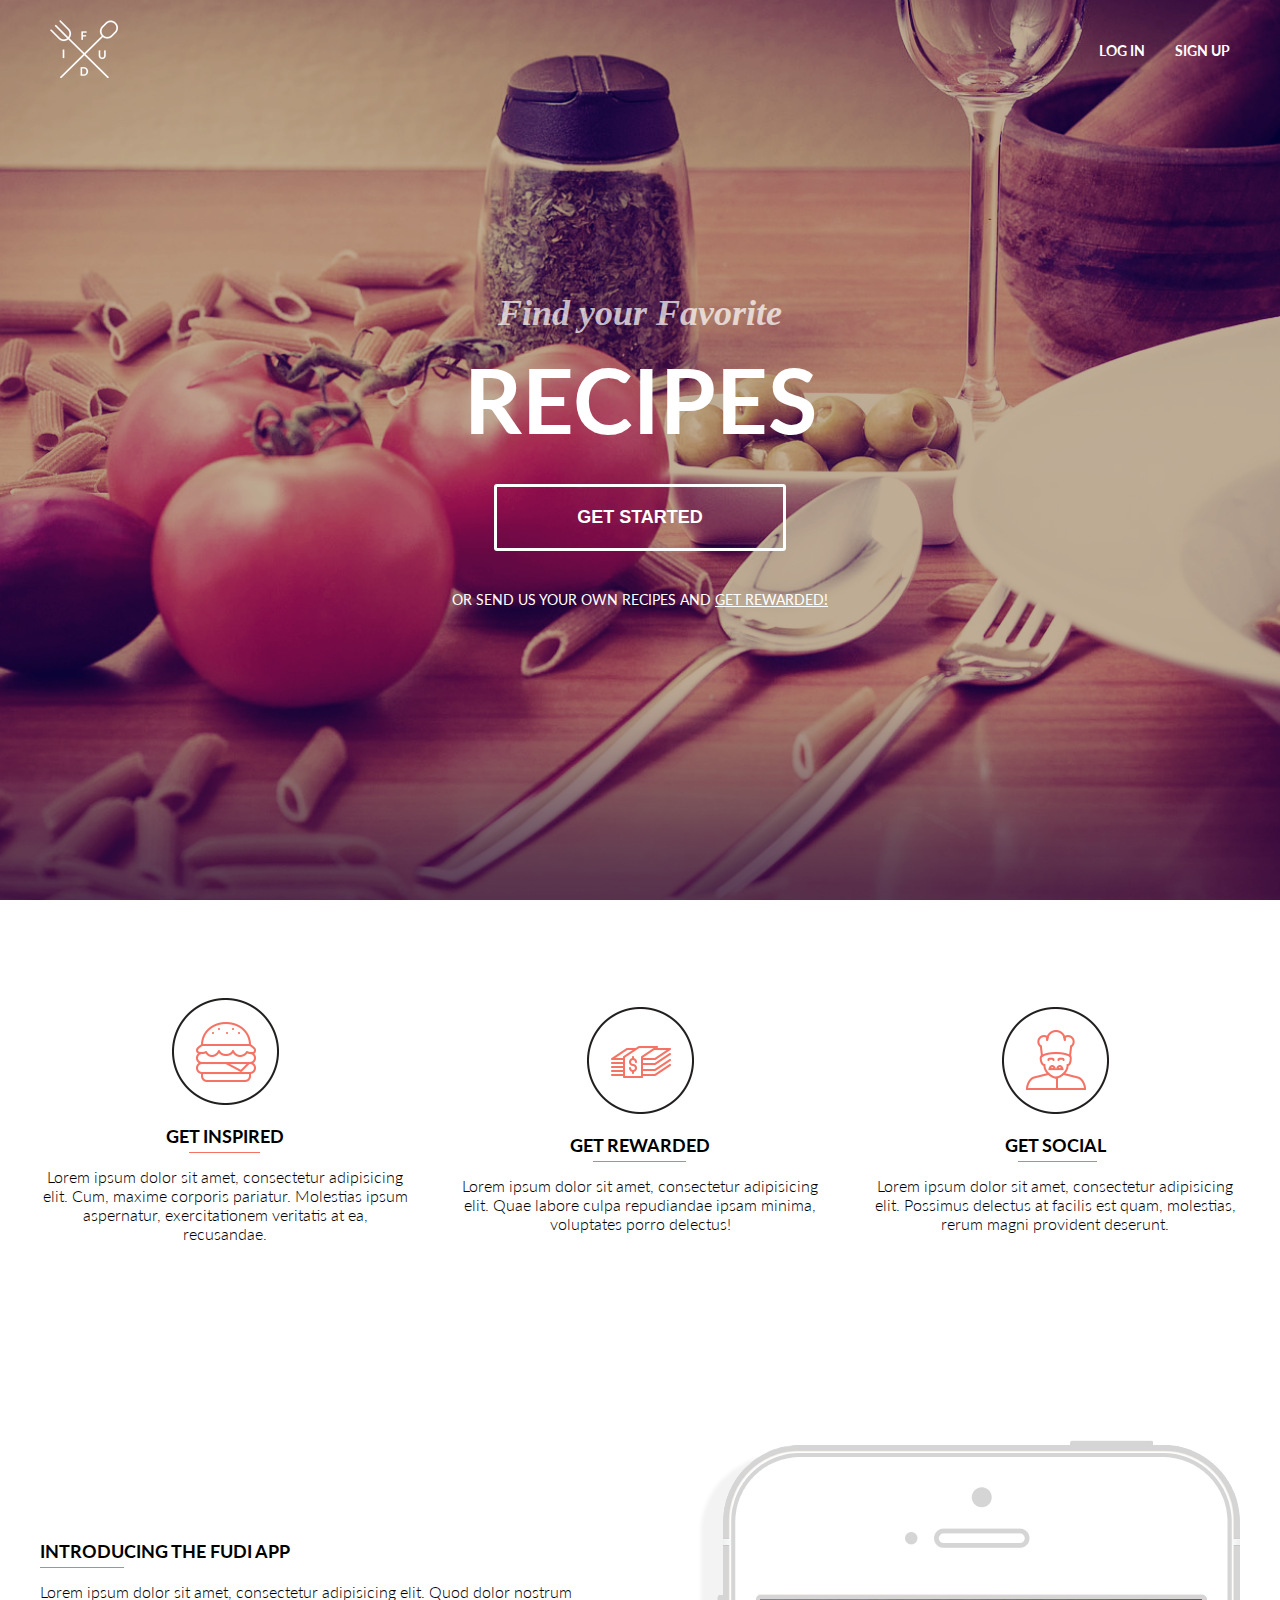
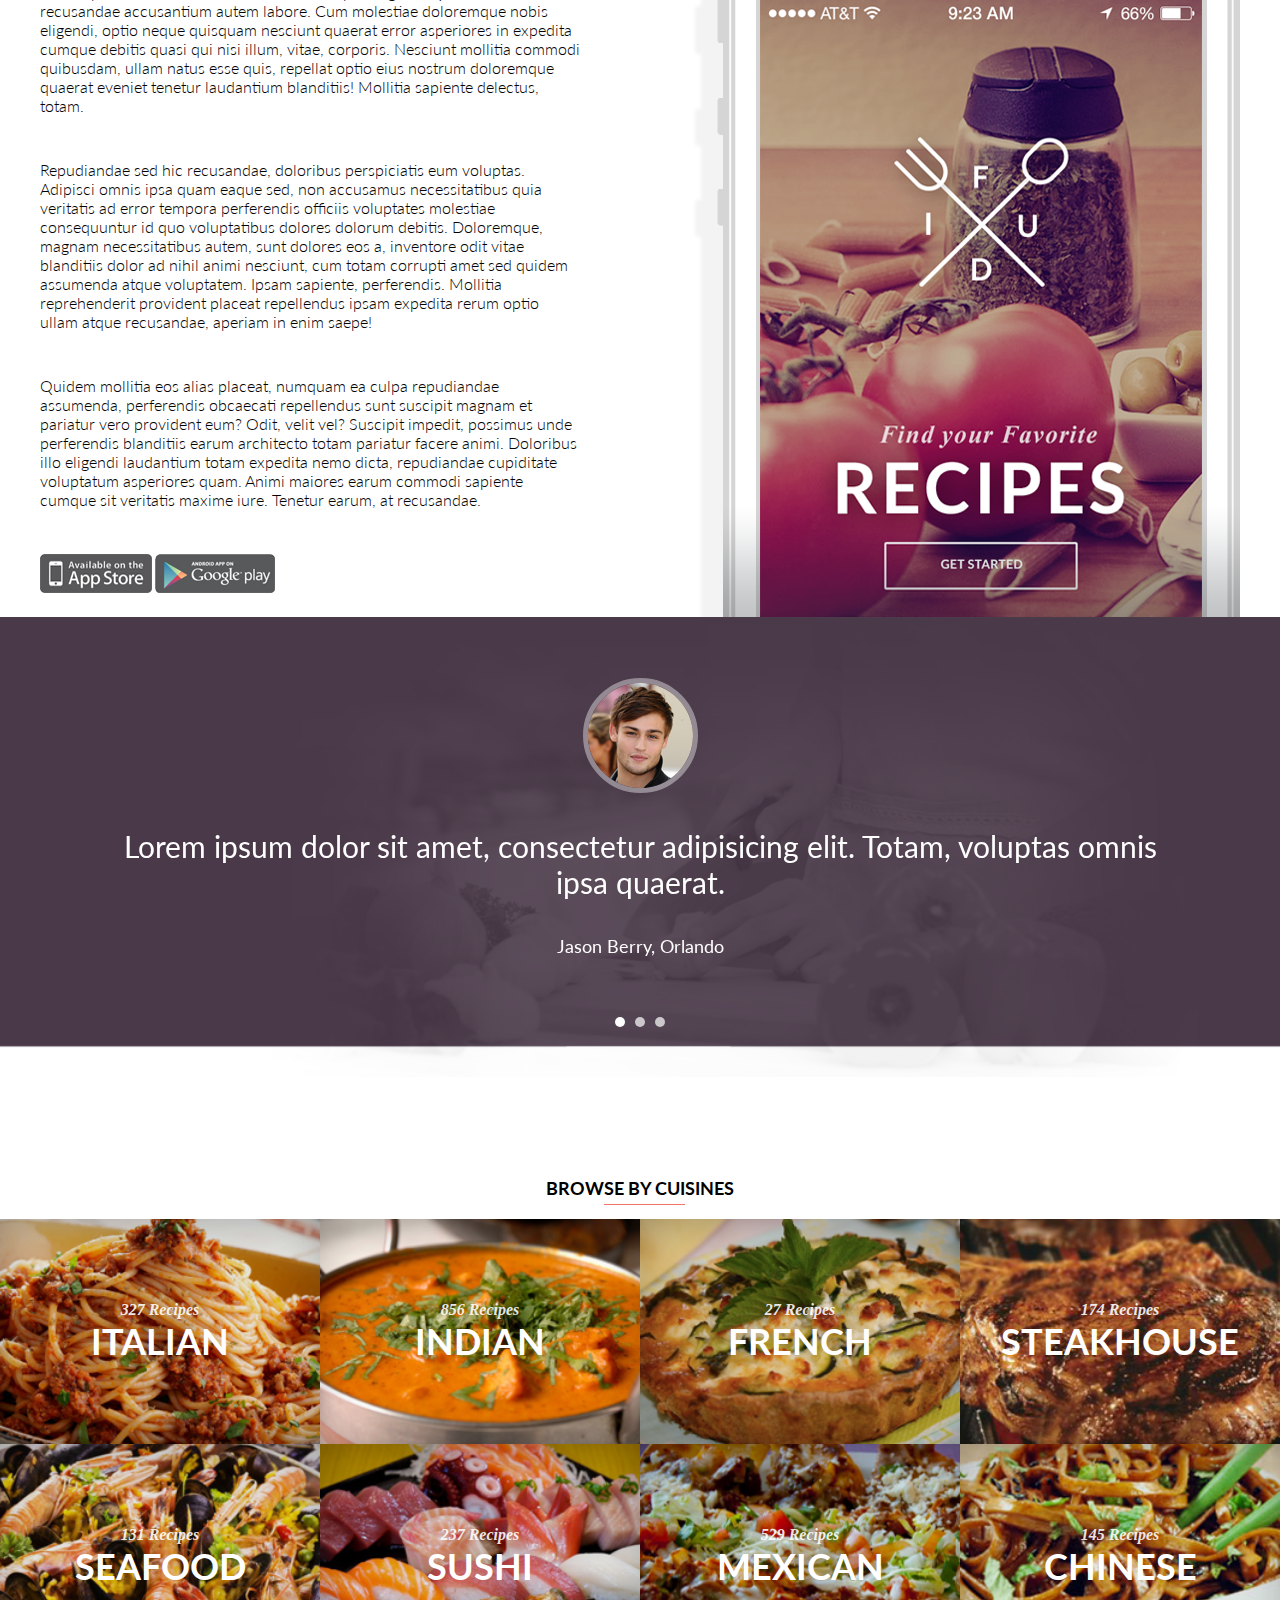
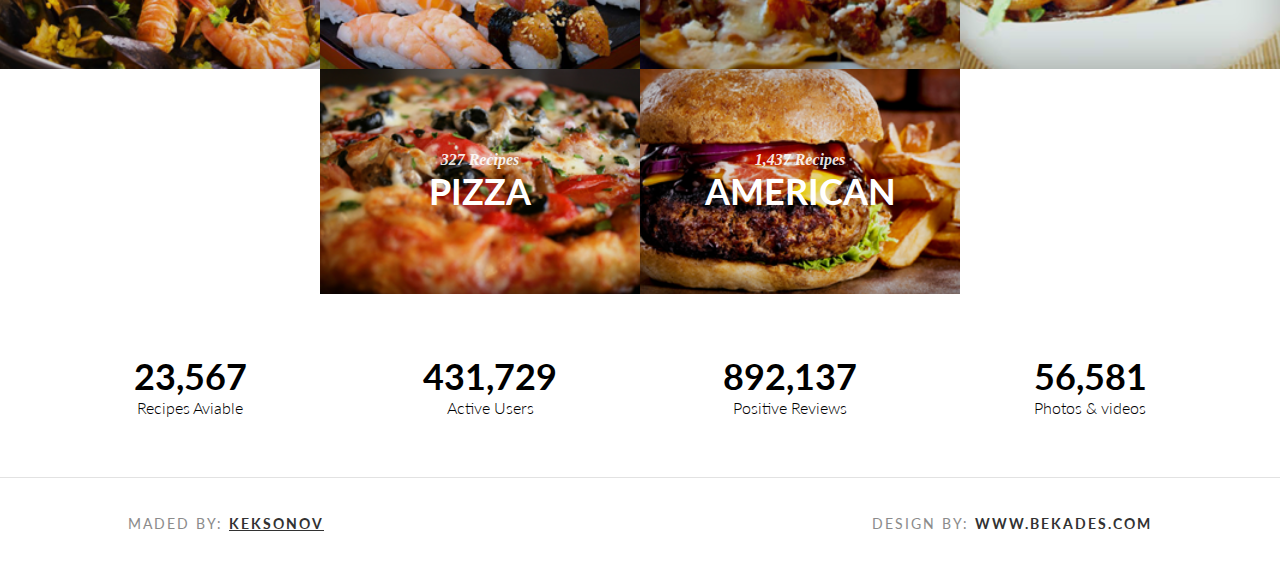
<file: 1/index.html>
<!DOCTYPE html>
<html lang="en">
<head>
	<meta charset="UTF-8">
	<meta name="viewport" content="width=device-width, initial-scale=1.0, minimum-scale=1.0, maximum-scale=1.0, user-scalable=no">
	<title>Keksonov #1</title>
	<link rel="stylesheet" href="assets/owl/owl.carousel.min.css">
	<link rel="stylesheet" href="assets/owl/owl.theme.default.min.css">
	<link rel="stylesheet" href="styles/styles.css">
</head>
<body>
	<header>
		<div class="wr">
			<div class="top-line">
				<div class="logotype"><img src="img/logo.png" alt="Logotype"></div>
				<ul>
					<li><a href="#">Log in</a></li>
					<li><a href="#">Sign up</a></li>
				</ul>
			</div>
		</div>
		<div class="call-to-action">
			<span>Find your Favorite</span>
			<h1>recipes</h1>
			<button>get started</button>
			<p>OR SEND US YOUR OWN RECIPES AND <a href="#">GET REWARDED!</a></p>
		</div>
	</header>
	<section class="services">
		<div class="wr">
			<ul class="list">
					<li>
						<img src="img/1.png" alt="Hamb">
						<h3>ge<span>t inspir</span>ed</h3>
						<p>Lorem ipsum dolor sit amet, consectetur adipisicing elit. Cum, maxime corporis pariatur. Molestias ipsum aspernatur, exercitationem veritatis at ea, recusandae. </p>
					</li>
					<li>
						<img src="img/2.png" alt="Money">
						<h3>ge<span>t reward</span>ed</h3>
						<p>Lorem ipsum dolor sit amet, consectetur adipisicing elit. Quae labore culpa repudiandae ipsam minima, voluptates porro delectus! </p>
					</li>
					<li>
						<img src="img/3.png" alt="Cooker">
						<h3>g<span>et socia</span>l</h3>
						<p>Lorem ipsum dolor sit amet, consectetur adipisicing elit. Possimus delectus at facilis est quam, molestias, rerum magni provident deserunt.</p>
					</li>
			</ul>
		</div>		
	</section>	
	<section class="introducing wr">
			<div class="intro-text">
				<h3><span>introdu</span>cing the fudi app</h3>
				<p>Lorem ipsum dolor sit amet, consectetur adipisicing elit. Quod dolor nostrum recusandae accusantium autem labore. Cum molestiae doloremque nobis eligendi, optio neque quisquam nesciunt quaerat error asperiores in expedita cumque debitis quasi qui nisi illum, vitae, corporis. Nesciunt mollitia commodi quibusdam, ullam natus esse quis, repellat optio eius nostrum doloremque quaerat eveniet tenetur laudantium blanditiis! Mollitia sapiente delectus, totam.</p>
				<p>Repudiandae sed hic recusandae, doloribus perspiciatis eum voluptas. Adipisci omnis ipsa quam eaque sed, non accusamus necessitatibus quia veritatis ad error tempora perferendis officiis voluptates molestiae consequuntur id quo voluptatibus dolores dolorum debitis. Doloremque, magnam necessitatibus autem, sunt dolores eos a, inventore odit vitae blanditiis dolor ad nihil animi nesciunt, cum totam corrupti amet sed quidem assumenda atque voluptatem. Ipsam sapiente, perferendis. Mollitia reprehenderit provident placeat repellendus ipsam expedita rerum optio ullam atque recusandae, aperiam in enim saepe!</p>
				<p>Quidem mollitia eos alias placeat, numquam ea culpa repudiandae assumenda, perferendis obcaecati repellendus sunt suscipit magnam et pariatur vero provident eum? Odit, velit vel? Suscipit impedit, possimus unde perferendis blanditiis earum architecto totam pariatur facere animi. Doloribus illo eligendi laudantium totam expedita nemo dicta, repudiandae cupiditate voluptatum asperiores quam. Animi maiores earum commodi sapiente cumque sit veritatis maxime iure. Tenetur earum, at recusandae.</p>
				<div class="store-list">
					<img src="img/appstore.png" alt="AppStore">
					<img src="img/gplay.png" alt="Gplay">
				</div>
			</div>
			<img src="img/iphone.png" alt="iphone">
		</section>	
		<section class="review">
			<div class="owl-carousel">
				<div class="item">
					<img src="img/face-11.jpg" alt="1">
					<p>Lorem ipsum dolor sit amet, consectetur adipisicing elit. Totam, voluptas omnis <br>
					ipsa quaerat. </p>
					<span>Jason	Berry, Orlando</span>
				</div>
				<div class="item">
					<img src="img/face-22.jpg" alt="2">
					<p>I am so happy because I found this recipe, and it just made my life easier. <br>
					Thanks  so much for sharing!”</p>
					<span>Michael Dawson, San Francisco</span>
				</div>
				<div class="item">
					<img src="img/face-33.jpg" alt="3">
					<p>Lorem ipsum dolor sit amet, consectetur adipisicing elit. Veniam nulla quisquam magnam <br>
					qui voluptas labore.</p>
					<span>Lela	Castro, New-York</span>
				</div>
			</div>
		</section>
		<section class="cuisines">
			<h3>brow<span>se by cui</span>sines</h3>
			<ul class="cuisines-list">
				<li style="background-image: url(img/r1.png);">
					<span>327 Recipes</span>
					<h4><a href="#">italian</a></h4>
				</li>
				<li style="background-image: url(img/r2.png);">
					<span>856 Recipes</span>
					<h4><a href="#">indian</a></h4>
				</li>
				<li style="background-image: url(img/r3.png);">
					<span>27 Recipes</span>
					<h4><a href="#">french</a></h4>
				</li>
				<li style="background-image: url(img/r4.png);">
					<span>174 Recipes</span>
					<h4><a href="#">steakhouse</a></h4>
				</li>
				<li style="background-image: url(img/r5.png);">
					<span>131 Recipes</span>
					<h4><a href="#">seafood</a></h4>
				</li>
				<li style="background-image: url(img/r6.png);">
					<span>237 Recipes</span>
					<h4><a href="#">sushi</a></h4>
				</li>
				<li style="background-image: url(img/r7.png);">
					<span>529 Recipes</span>
					<h4><a href="#">mexican</a></h4>
				</li>
				<li style="background-image: url(img/r8.png);">
					<span>145 Recipes</span>
					<h4><a href="#">chinese</a></h4>
				</li>
				<li style="background-image: url(img/r9.png);">
					<span>327 Recipes</span>
					<h4><a href="#">pizza</a></h4>
				</li>
				<li style="background-image: url(img/r10.png);">
					<span>1,437 Recipes</span>
					<h4><a href="#">american</a></h4>
				</li>
			</ul>
			<ul class="stats wr">
				<li>
					<h4>23,567</h4>
					<p>Recipes Aviable</p>
				</li>
				<li>
					<h4>431,729</h4>
					<p>Active Users</p>
				</li>
				<li>
					<h4>892,137</h4>
					<p>Positive Reviews</p>
				</li>
				<li>
					<h4>56,581</h4>
					<p>Photos & videos</p>
				</li>
			</ul>
		</section>
		<footer>
			<div class="descriotion">maded by: <span><a href="https://github.com/keksonov">keksonov</a></span></div>
			<div class="descriotion">design by: <span>WWW.BEKADES.COM</span></div>
		</footer>
		<script src="js/jquery-3.2.1.min.js"></script>
		<script src="assets/owl/owl.carousel.min.js"></script>
		<script src="js/main.js"></script>
</body>
</html>
</file>
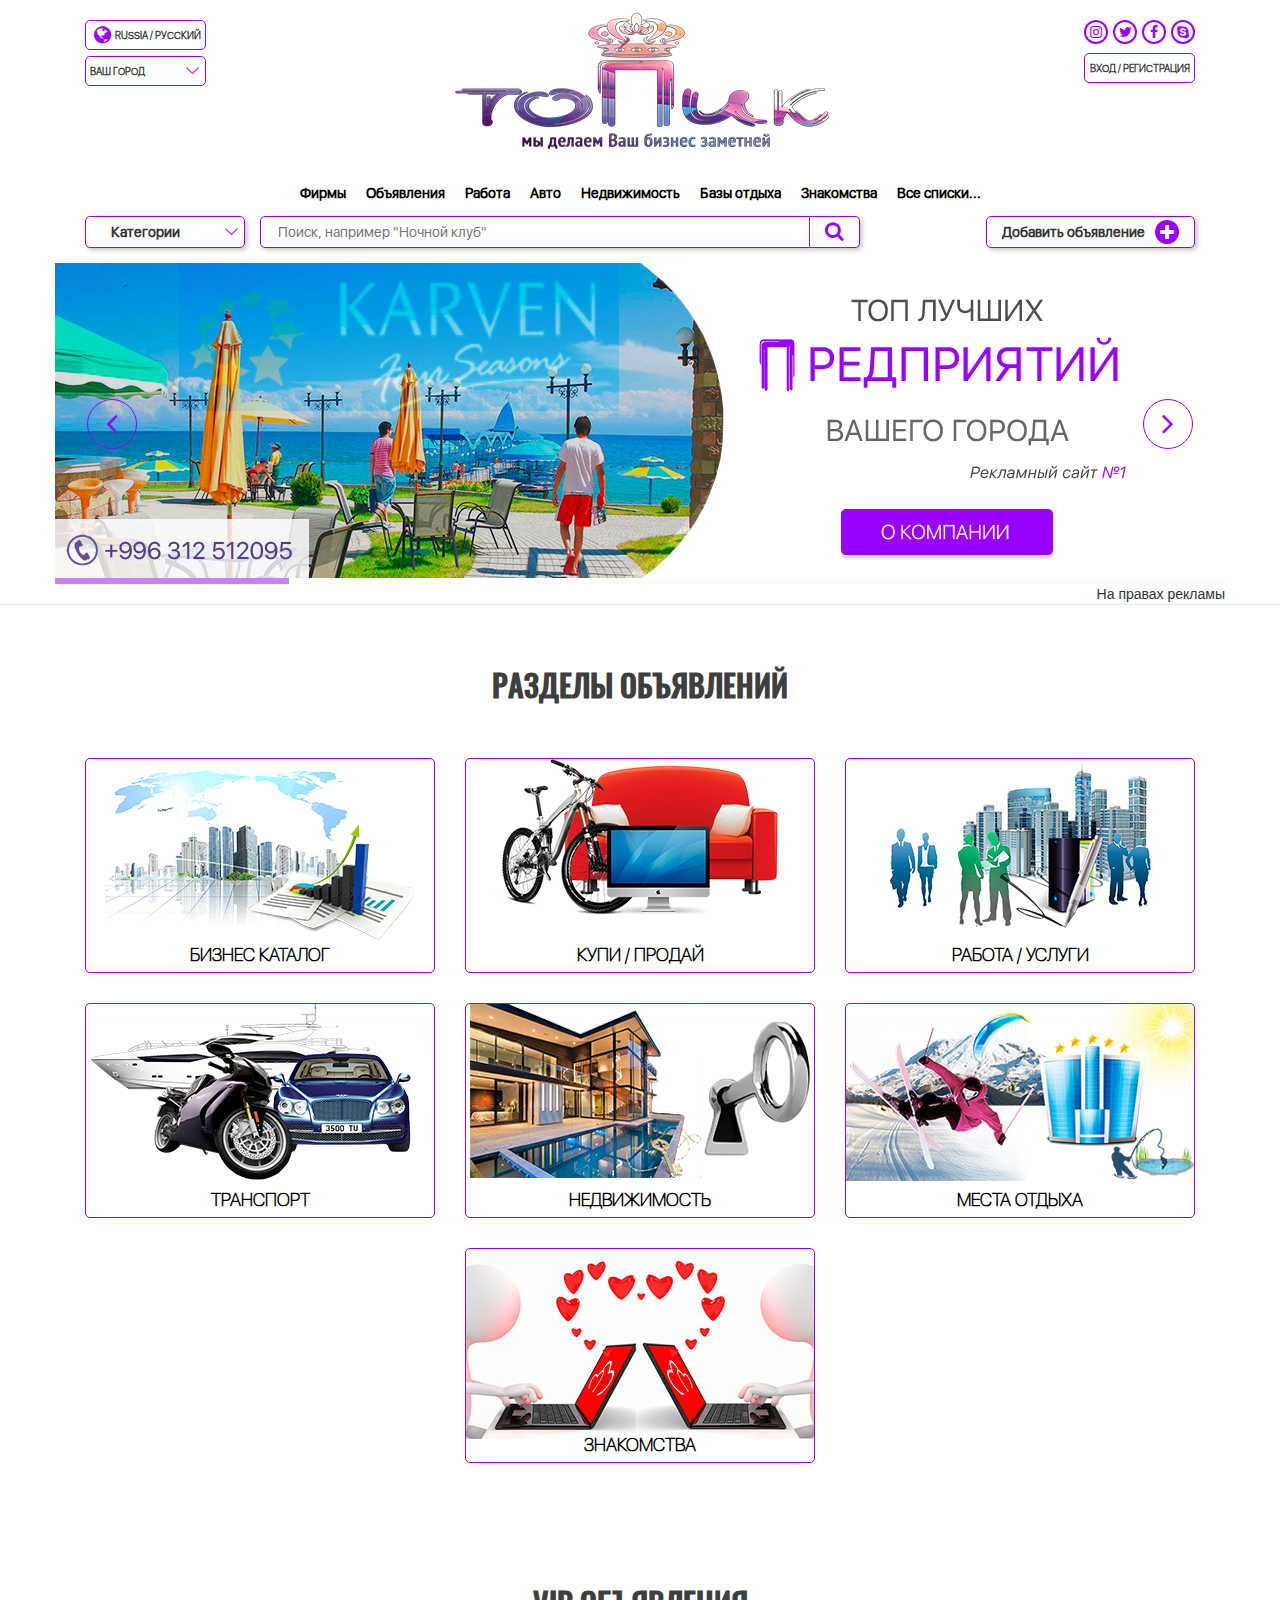
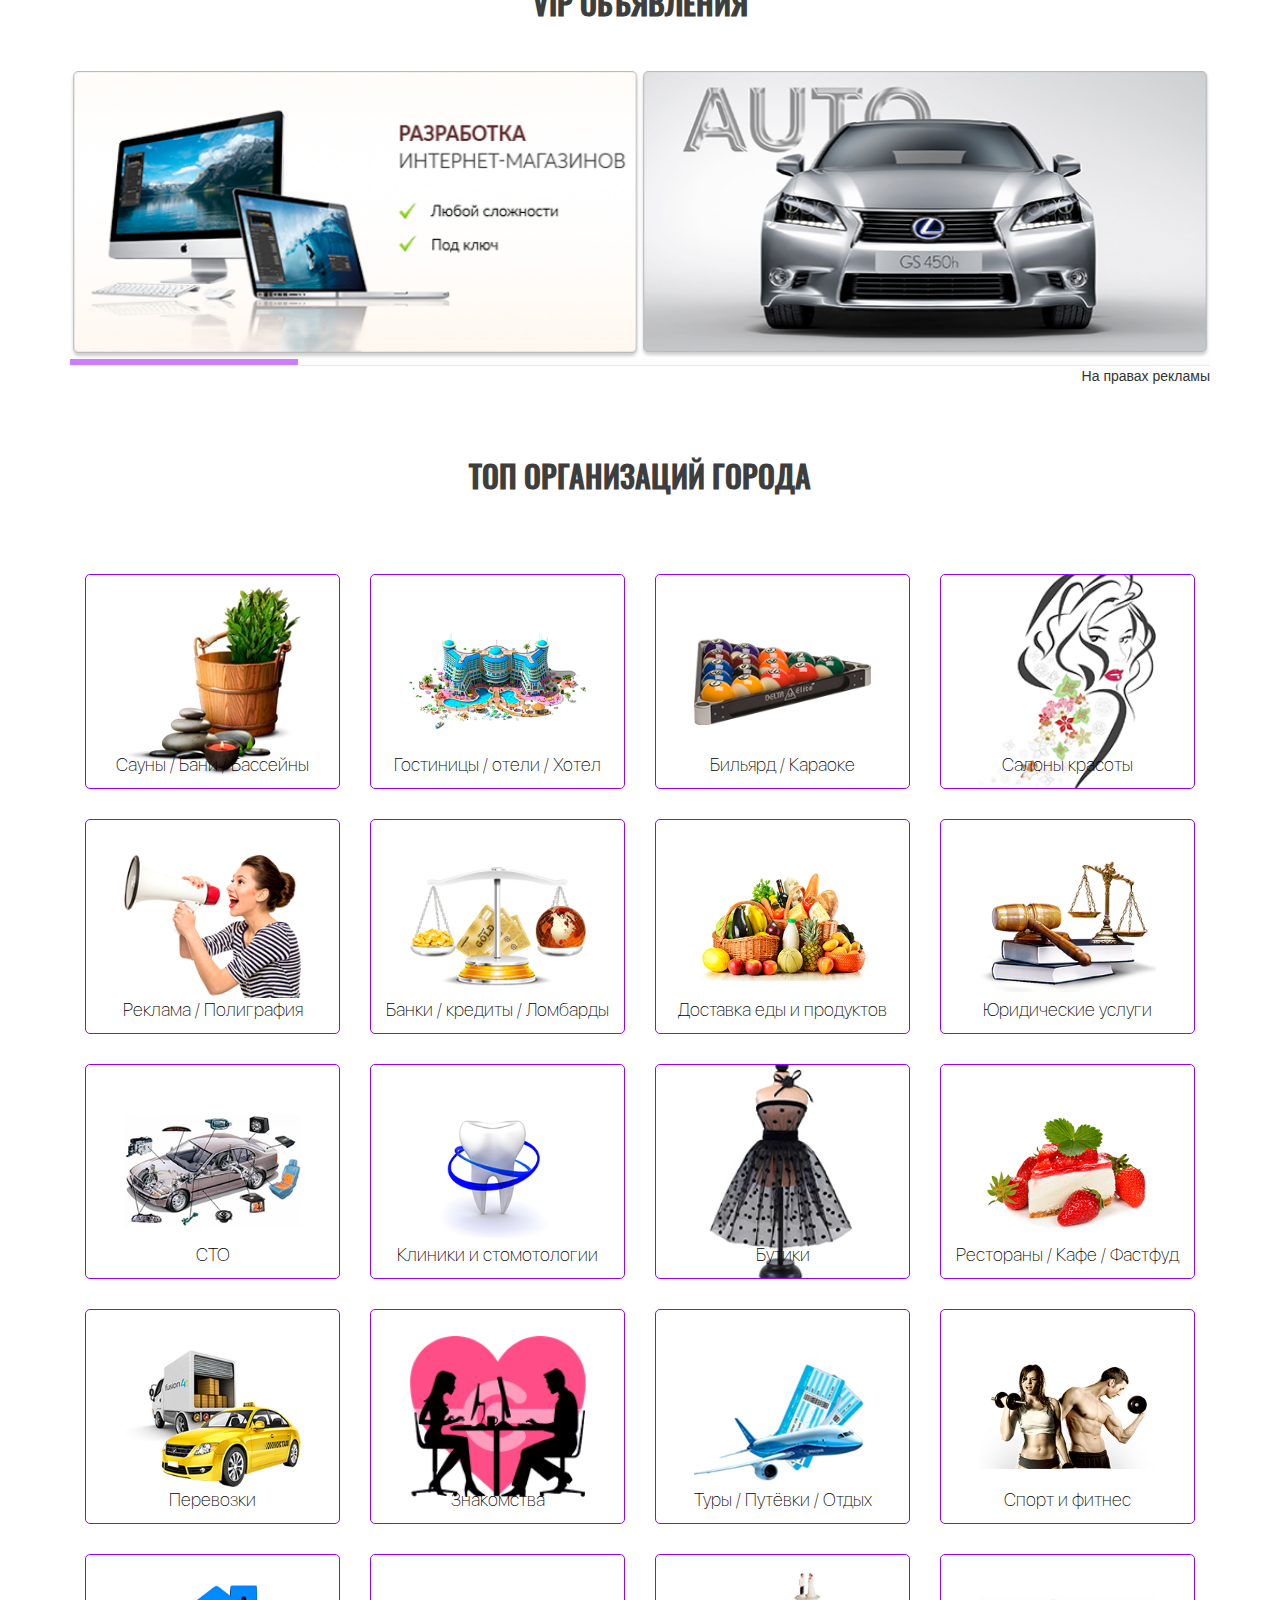
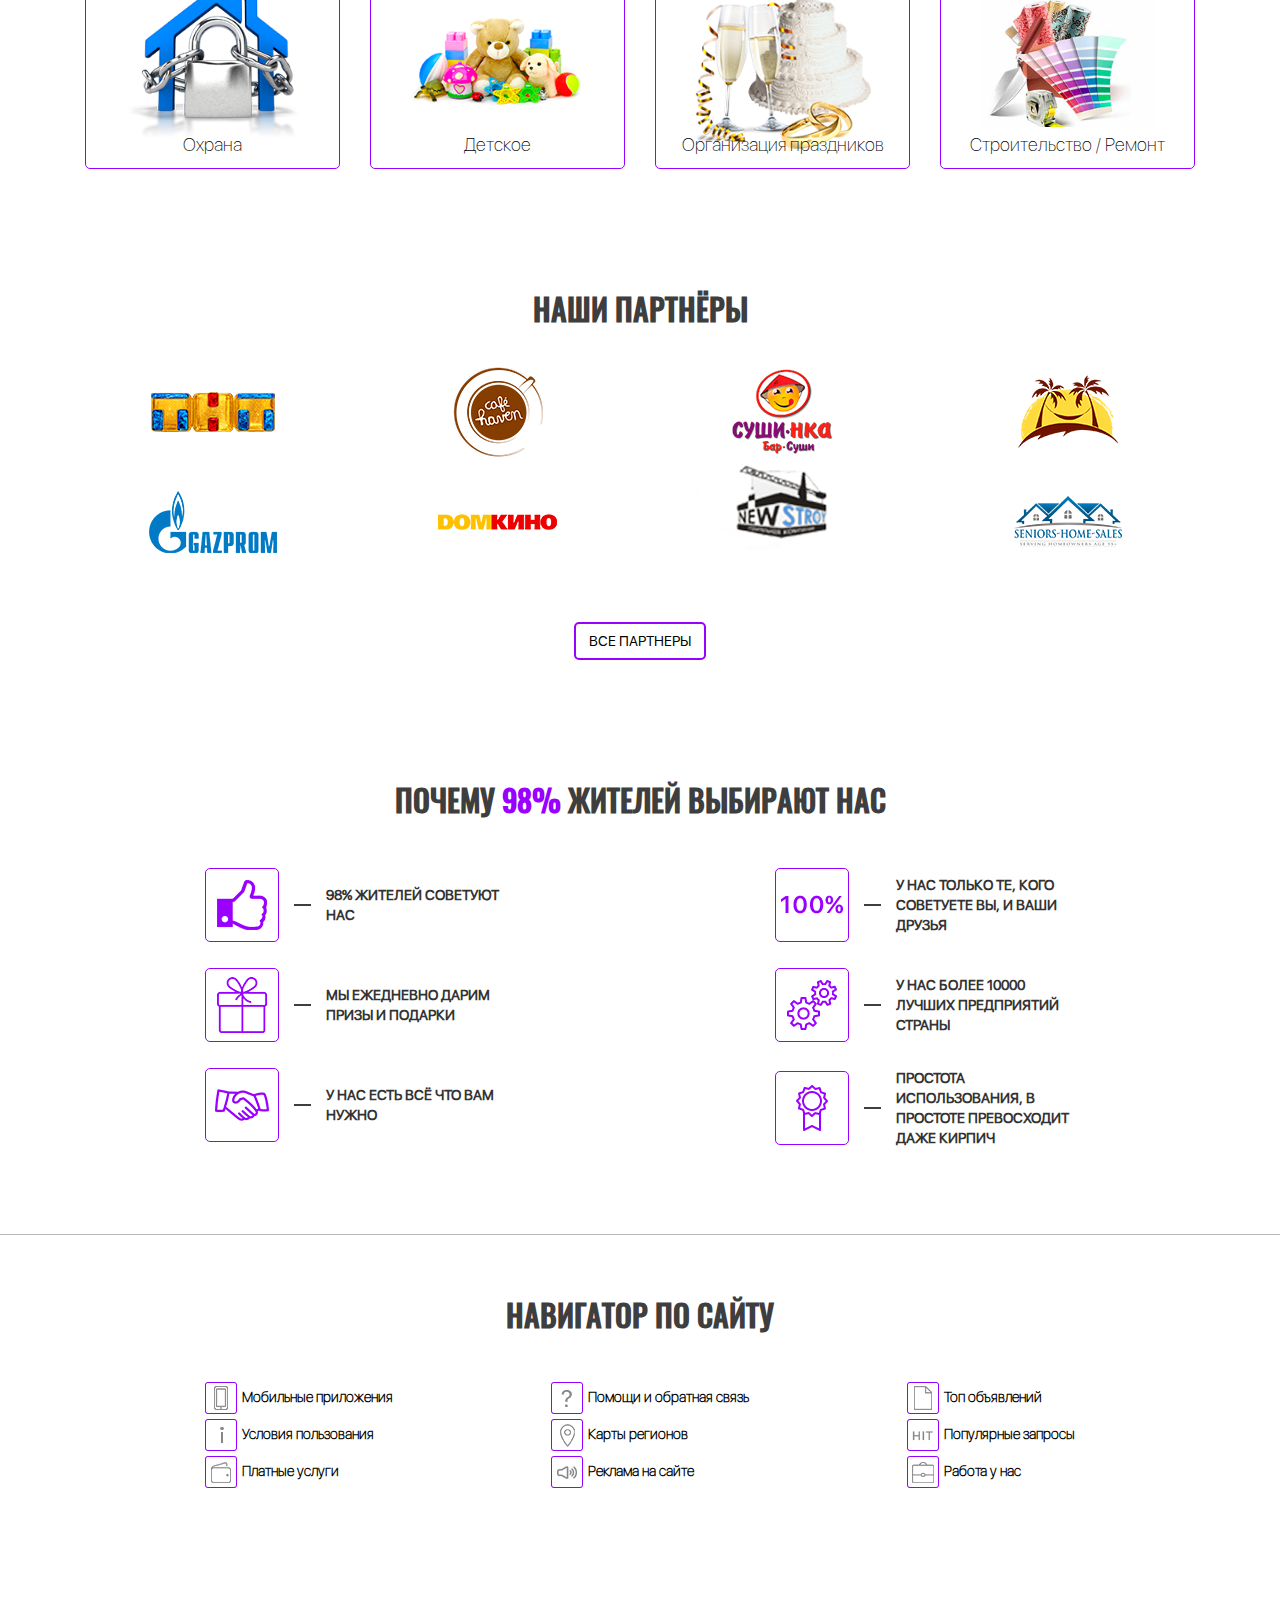
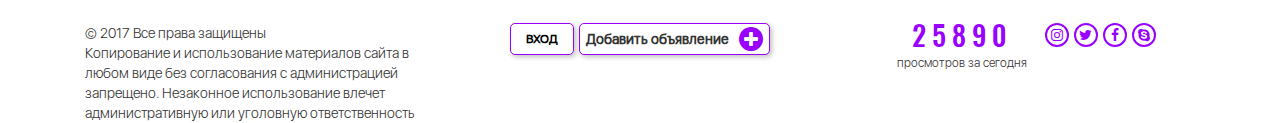
<file: 4/index.html>
<!DOCTYPE html>
<html lang="ru">
<head>
  <meta charset="UTF-8">
  <meta name="viewport" content="width=device-width, initial-scale=1.0">
  <meta http-equiv="X-UA-Compatible" content="ie=edge">
  <title>Топик - рекламный сайт №1</title>

  <!-- Bootstrap -->
  <link rel="stylesheet" href="assets/bootstrap/bootstrap.min.css">

  <!-- Font Awesome -->
  <link rel="stylesheet" href="assets/font-awesome/font-awesome.min.css">

  <!-- Owl Carousel -->
  <link rel="stylesheet" href="assets/owl-carousel/owl.carousel.min.css">
  <link rel="stylesheet" href="assets/owl-carousel/owl.theme.default.min.css">

  <!-- Own styles -->
  <link rel="stylesheet" href="css/styles.css">

</head>
<body>
  <section class="header">
    <div class="city">
      <button type="button" name="city-button"><i class="fa fa-2x fa-globe" aria-hidden="true"></i>RUSSIA / РУССКИЙ</button>
      <select class="city-select" name="city">
        <option selected>ВАШ ГОРОД</option>
        <i class="fa fa-map-marker"></i>
        <option value="moscow">Москва</option>
        <option value="los-angeles">Лос-Анджелес</option>
        <option value="piter">Санкт-Питербург</option>
        <option value="rostov">Ростов</option>
      </select>
    </div>
    <div class="logo"><img src="img/logo.png" alt="logotype"></div>
    <div class="social">
      <ul class="social-icons">
        <li><a href="#"><i class="fa fa-instagram" aria-hidden="true"></i></a></li>
        <li><a href="#"><i class="fa fa-twitter" aria-hidden="true"></i></a></li>
        <li><a href="#"><i class="fa fa-facebook" aria-hidden="true"></i></a></li>
        <li><a href="#"><i class="fa fa-skype" aria-hidden="true"></i></a></li>
      </ul>
      <button>ВХОД / РЕГИСТРАЦИЯ</button>
    </div>
  </section>
  <section class="navigation">
    <div class="container">
      <ul class="nav">
        <li><a href="#">Фирмы</a></li>
        <li><a href="#">Объявления</a></li>
        <li><a href="#">Работа</a></li>
        <li><a href="#">Авто</a></li>
        <li><a href="#">Недвижимость</a></li>
        <li><a href="#">Базы отдыха</a></li>
        <li><a href="#">Знакомства</a></li>
        <li><a href="#">Все списки...</a></li>
      </ul>
      <div class="menu">
        <div class="menu-wrapper">
          <button class="menu-open"><i class="fa fa-2x fa-bars" aria-hidden="true"></i></button>
          <select name="category" class="category-select">
            <option selected>Категории</option>
            <option value="cat1">Категория 1</option>
            <option value="cat2">Категория 2</option>
            <option value="cat3">Категория 3</option>
            <option value="cat4">Категория 4</option>
            <option value="cat5">Категория 5</option>
            <option value="cat6">Категория 6</option>
          </select>
          <div class="search">
            <input type="text" placeholder='Поиск, например "Ночной клуб"'>
            <button><i class="fa fa-search" aria-hidden="true"></i></button>
          </div>
        </div>
        <button class="add-advert">Добавить объявление<i class="fa fa-2x fa-plus-circle" aria-hidden="true"></i></button>
      </div>
    </div>
  </section>
  <section class="slider-top">
    <div class="container">
      <div class="row">
        <div class="header-slider owl-carousel">
          <div class="item" style="background-image: url(img/header-slider-banner.png);"></div>
          <a href="#">
            <div class="item" style="background-image: url(img/header-slider-banner.png);"></div>
          </a>
          <a href="#">
            <div class="item" style="background-image: url(img/header-slider-banner.png);"></div>
          </a>
          <a href="#">
            <div class="item" style="background-image: url(img/header-slider-banner.png);"></div>
          </a>
          <a href="#">
            <div class="item" style="background-image: url(img/header-slider-banner.png);"></div>
          </a>
        </div>
        <p>На правах рекламы</p>
      </div>
    </div>
  </section>
  <section class="ads">
    <div class="container">
      <h1>РАЗДЕЛЫ ОБЪЯВЛЕНИЙ</h1>
      <div class="card-wrapper">
        <div class="col-xs-12 col-sm-6 col-md-4">
          <div class="card" style="background-image: url(img/ads-1.png)">
            <div class="links-wrapper">
              <a href="#">Ссылка 1</a>
              <a href="#">Ссылка 1</a>
              <a href="#">Ссылка 1</a>
            </div>
            <h2>БИЗНЕС КАТАЛОГ</h2>
          </div>
        </div>
        <div class="col-md-4 col-sm-6 col-xs-12">
          <div class="card" style="background-image: url(img/ads-2.png)">
            <div class="links-wrapper">
              <a href="#">Ссылка 1</a>
              <a href="#">Ссылка 1</a>
              <a href="#">Ссылка 1</a>
            </div>
              <h2>КУПИ / ПРОДАЙ</h2>
          </div>
        </div>
        <div class="col-md-4 col-sm-6 col-xs-12">
          <div class="card" style="background-image: url(img/ads-3.png)">
            <div class="links-wrapper">
              <a href="#">Ссылка 1</a>
              <a href="#">Ссылка 1</a>
              <a href="#">Ссылка 1</a>
            </div>
            <h2>РАБОТА / УСЛУГИ</h2>
          </div>
        </div>
        <div class="col-md-4 col-sm-6 col-xs-12">
          <div class="card" style="background-image: url(img/ads-4.png)">
            <div class="links-wrapper">
              <a href="#">Ссылка 1</a>
              <a href="#">Ссылка 1</a>
              <a href="#">Ссылка 1</a>
            </div>
            <h2>ТРАНСПОРТ</h2>
          </div>
        </div>
        <div class="col-md-4 col-sm-6 col-xs-12">
          <div class="card" style="background-image: url(img/ads-5.png)">
            <div class="links-wrapper">
              <a href="#">Ссылка 1</a>
              <a href="#">Ссылка 1</a>
              <a href="#">Ссылка 1</a>
            </div>
            <h2>НЕДВИЖИМОСТЬ</h2>
          </div>
        </div>
        <div class="col-md-4 col-sm-6 col-xs-12">
          <div class="card" style="background-image: url(img/ads-6.png)">
            <div class="links-wrapper">
              <a href="#">Ссылка 1</a>
              <a href="#">Ссылка 1</a>
              <a href="#">Ссылка 1</a>
            </div>
            <h2>МЕСТА ОТДЫХА</h2>
          </div>
        </div>
        <div class="col-md-4 col-sm-6 col-xs-12 col-md-offset-4 col-sm-offset-3">
          <div class="card" style="background-image: url(img/ads-7.png)">
            <div class="links-wrapper">
              <a href="#">Ссылка 1</a>
              <a href="#">Ссылка 1</a>
              <a href="#">Ссылка 1</a>
            </div>
            <h2>ЗНАКОМСТВА</h2>
          </div>
        </div>
      </div>
    </div>
  </section>
  <section class="vip-ads">
    <div class="container">
      <h1>VIP ОБЪЯВЛЕНИЯ</h1>
      <div class="ads-slider owl-carousel">
        <a href="#">
          <img class="vip-item" src="img/vip-ads-1.png">
        </a>
        <a href="#">
          <img class="vip-item" src="img/vip-ads-2.png">
        </a>
        <a href="#">
          <img class="vip-item" src="img/vip-ads-1.png">
        </a>
        <a href="#">
          <img class="vip-item" src="img/vip-ads-2.png">
        </a>
        <a href="#">
          <img class="vip-item" src="img/vip-ads-1.png">
        </a>
        <a href="#">
          <img class="vip-item" src="img/vip-ads-2.png">
        </a>
        <a href="#">
          <img class="vip-item" src="img/vip-ads-1.png">
        </a>
        <a href="#">
          <img class="vip-item" src="img/vip-ads-2.png">
        </a>
        <a href="#">
          <img class="vip-item" src="img/vip-ads-1.png">
        </a>
        <a href="#">
          <img class="vip-item" src="img/vip-ads-2.png">
        </a>
      </div>
      <p style="text-align: right">На правах рекламы</p>
    </div>
  </section>
  <section class="top-org">
    <div class="container">
      <h1>ТОП ОРГАНИЗАЦИЙ ГОРОДА</h1>
      <div class="col-md-3 col xs-4 col-sm-6">
        <div class="card org-card" style="background-image: url(img/org-1.png)">
        <a href="#">Сауны / Бани / Бассейны</a>
        </div>
      </div>
      <div class="col-md-3 col xs-4 col-sm-6">
        <div class="card org-card" style="background-image: url(img/org-2.png)">
          <a href="#">Гостиницы / отели / Хотел</a>
        </div>
      </div>
      <div class="col-md-3 col xs-4 col-sm-6">
        <div class="card org-card" style="background-image: url(img/org-3.png)">
          <a href="#">Бильярд / Караоке</a>
        </div>
      </div>
      <div class="col-md-3 col xs-4 col-sm-6">
        <div class="card org-card" style="background-image: url(img/org-4.png)">
          <a href="#">Салоны красоты</a>
        </div>
      </div>
      <div class="col-md-3 col xs-4 col-sm-6">
        <div class="card org-card" style="background-image: url(img/org-5.png)">
          <a href="#">Реклама / Полиграфия</a>
        </div>
      </div>
      <div class="col-md-3 col xs-4 col-sm-6">
        <div class="card org-card" style="background-image: url(img/org-6.png)">
          <a href="#">Банки / кредиты / Ломбарды</a>
        </div>
      </div>
      <div class="col-md-3 col xs-4 col-sm-6">
        <div class="card org-card" style="background-image: url(img/org-7.png)">
          <a href="#">Доставка еды и продуктов</a>
        </div>
      </div>
      <div class="col-md-3 col xs-4 col-sm-6">
        <div class="card org-card" style="background-image: url(img/org-8.png)">
          <a href="#">Юридические услуги</a>
        </div>
      </div>
      <div class="col-md-3 col xs-4 col-sm-6">
        <div class="card org-card" style="background-image: url(img/org-9.png)">
          <a href="#">СТО</a>
        </div>
      </div>
      <div class="col-md-3 col xs-4 col-sm-6">
        <div class="card org-card" style="background-image: url(img/org-10.png)">
          <a href="#">Клиники и стомотологии</a>
        </div>
      </div>
      <div class="col-md-3 col xs-4 col-sm-6">
        <div class="card org-card" style="background-image: url(img/org-11.png)">
          <a href="#">Бутики</a>
        </div>
      </div>
      <div class="col-md-3 col xs-4 col-sm-6">
        <div class="card org-card" style="background-image: url(img/org-12.png)">
          <a href="#">Рестораны / Кафе / Фастфуд</a>
        </div>
      </div>
      <div class="col-md-3 col xs-4 col-sm-6">
        <div class="card org-card" style="background-image: url(img/org-13.png)">
          <a href="#">Перевозки</a>
        </div>
      </div>
      <div class="col-md-3 col xs-4 col-sm-6">
        <div class="card org-card" style="background-image: url(img/org-14.png)">
          <a href="#">Знакомства</a>
        </div>
      </div>
      <div class="col-md-3 col xs-4 col-sm-6">
        <div class="card org-card" style="background-image: url(img/org-15.png)">
          <a href="#">Туры / Путёвки / Отдых</a>
        </div>
      </div>
      <div class="col-md-3 col xs-4 col-sm-6">
        <div class="card org-card" style="background-image: url(img/org-16.png)">
          <a href="#">Спорт и фитнес</a>
        </div>
      </div>
      <div class="col-md-3 col xs-4 col-sm-6">
        <div class="card org-card" style="background-image: url(img/org-17.png)">
          <a href="#">Охрана</a>
        </div>
      </div>
      <div class="col-md-3 col xs-4 col-sm-6">
        <div class="card org-card" style="background-image: url(img/org-18.png)">
          <a href="#">Детское</a>
        </div>
      </div>
      <div class="col-md-3 col xs-4 col-sm-6">
        <div class="card org-card" style="background-image: url(img/org-19.png)">
          <a href="#">Организация праздников</a>
        </div>
      </div>
      <div class="col-md-3 col xs-4 col-sm-6">
        <div class="card org-card" style="background-image: url(img/org-20.png)">
          <a href="#">Строительство / Ремонт</a>
        </div>
      </div>
    </div>
  </section>
  <section class="partners">
    <div class="container">
      <h1>НАШИ ПАРТНЁРЫ</h1>
      <ul class="partners-list">
        <li><img src="img/partn-1.png" alt=""></li>
        <li><img src="img/partn-2.png" alt=""></li>
        <li><img src="img/partn-3.png" alt=""></li>
        <li><img src="img/partn-4.png" alt=""></li>
        <li><img src="img/partn-5.png" alt=""></li>
        <li><img src="img/partn-6.png" alt=""></li>
        <li><img src="img/partn-7.png" alt=""></li>
        <li><img src="img/partn-8.png" alt=""></li>
      </ul>
      <div class="button-wrapper">
        <a href="#" class="all-partners">ВСЕ ПАРТНЕРЫ</a>
      </div>
    </div>
  </section>
  <section class="why">
    <div class="container">
      <h1>ПОЧЕМУ <span>98%</span> ЖИТЕЛЕЙ ВЫБИРАЮТ НАС</h1>
      <div class="why-list">
        <div class="col-md-6 col-sm-6 col-xs-12 why-card">
          <div class="img" style="background-image: url(img/why-1.png)"></div>
          <img src="img/line.png" alt="line">
          <p>98% жителей советуют нас</p>
        </div>
        <div class="col-md-6 col-sm-6 col-xs-12 why-card">
          <div class="img" style="background-image: url(img/why-2.png)"></div>
          <img src="img/line.png" alt="line">
          <p>у нас только те, кого советуете вы, и ваши друзья</p>
        </div>
        <div class="col-md-6 col-sm-6 col-xs-12 why-card">
          <div class="img" style="background-image: url(img/why-3.png)"></div>
          <img src="img/line.png" alt="line">
          <p>мы ежедневно дарим призы и подарки</p>
        </div>
        <div class="col-md-6 col-sm-6 col-xs-12 why-card">
          <div class="img" style="background-image: url(img/why-4.png)"></div>
          <img src="img/line.png" alt="line">
          <p>У нас более 10000 лучших предприятий страны</p>
        </div>
        <div class="col-md-6 col-sm-6 col-xs-12 why-card">
          <div class="img" style="background-image: url(img/why-5.png)"></div>
          <img src="img/line.png" alt="line">
          <p>у нас есть всё что вам нужно</p>
        </div>
        <div class="col-md-6 col-sm-6 col-xs-12 why-card">
          <div class="img" style="background-image: url(img/why-6.png)"></div>
          <img src="img/line.png" alt="line">
          <p>простота использования, в простоте превосходит даже кирпич</p>
        </div>
      </div>
    </div>
  </section>
  <section class="navigator">
    <div class="container">
      <h1>НАВИГАТОР ПО САЙТУ</h1>
      <div class="links-list">
        <div class="links-col">
          <div class="link"><img src="img/nav-1.png" alt="1"><a href="#">Мобильные приложения</a></div>
          <div class="link"><img src="img/nav-2.png" alt="2"><a href="#">Условия пользования</a></div>
          <div class="link"><img src="img/nav-3.png" alt="3"><a href="#">Платные услуги</a></div>
        </div>
        <div class="links-col">
          <div class="link"><img src="img/nav-4.png" alt="4"><a href="#">Помощи и обратная связь</a></div>
          <div class="link"><img src="img/nav-5.png" alt="5"><a href="#">Карты регионов</a></div>
          <div class="link"><img src="img/nav-6.png" alt="6"><a href="#">Реклама на сайте</a></div>
        </div>
        <div class="links-col">
          <div class="link"><img src="img/nav-7.png" alt="7"><a href="#">Топ объявлений</a></div>
          <div class="link"><img src="img/nav-8.png" alt="8"><a href="#">Популярные запросы</a></div>
          <div class="link"><img src="img/nav-9.png" alt="9"><a href="#">Работа у нас</a></div>
        </div>
      </div>
    </div>
  </section>
  <section class="footer">
    <div class="container">
      <div class="footer-wrapper">
        <div class="col-md-4 col-sm-6 col-12">
          <div class="footer-text">
            <p>© 2017 Все права защищены</p>
            <p>Копирование и использование материалов сайта в любом виде
            без согласования с администрацией запрещено.
            Незаконное использование влечет административную
            или уголовную ответственность</p>
          </div>
        </div>
        <div class="col-md-4 col-sm-6 col-12">
          <div class="footer-buttons">
            <a href="#" class="enter">ВХОД</a>
            <button class="add-advert-footer">Добавить объявление<i class="fa fa-2x fa-plus-circle" aria-hidden="true"></i></button>
          </div>
        </div>
        <div class="col-md-4 col-sm-12 col-12">
          <div class="footer-media">
            <div class="views"><span>25890</span>просмотров за сегодня</div>
            <ul class="social-icons">
              <li><a href="#"><i class="fa fa-instagram" aria-hidden="true"></i></a></li>
              <li><a href="#"><i class="fa fa-twitter" aria-hidden="true"></i></a></li>
              <li><a href="#"><i class="fa fa-facebook" aria-hidden="true"></i></a></li>
              <li><a href="#"><i class="fa fa-skype" aria-hidden="true"></i></a></li>
            </ul>
          </div>
        </div>
      </div>
    </div>
  </section>
  <!-- SCRIPTS -->
  <script src="assets/jquery/jquery-3.2.1.js"></script>
  <script src="assets/owl-carousel/owl.carousel.min.js"></script>
  <script src="js/scripts.js"></script>
</body>
</html>
</file>
<file: css/main.css>
@import url("https://fonts.googleapis.com/css?family=Roboto:400,700");

.container {
    width: 100%;
    max-width: 1440px;
    margin: 0 auto;
}

@media screen and (max-width: 1480px) {
    .container {
        padding: 0 20px;
        width: calc(100% - 40px);
    }
}

.container--fluid {
    max-width: 100%;
}

@media screen and (max-width: 1480px) {
    .container--fluid {
        padding: 0 20px;
        max-width: calc(100% - 40px);
    }
}

h2 {
    margin: 75px 0;
    color: #333;
    font-size: 36px;
    display: -webkit-box;
    display: -ms-flexbox;
    display: flex;
    -webkit-box-orient: vertical;
    -webkit-box-direction: normal;
        -ms-flex-direction: column;
            flex-direction: column;
    -webkit-box-align: center;
        -ms-flex-align: center;
            align-items: center;
}

@media screen and (max-width: 410px) {
    h2 {
        font-size: 27px;
    }
}

h2:after {
    content: '';
    width: 80px;
    height: 5px;
    margin-top: 5px;
    background: #6174f1;
}

button {
    font-size: 16px;
    padding: 12px 25px;
    color: #fff;
    background-color: #6174f1;
    border-radius: 3px;
    text-transform: uppercase;
    border: none;
}

* {
    padding: 0;
    margin: 0;
}

body {
    background: white;
    font-family: Roboto;
}

.header {
    position: relative;
    width: 100%;
    height: 100vh;
    background-color: #6174f1;
    display: -webkit-box;
    display: -ms-flexbox;
    display: flex;
    -webkit-box-align: center;
        -ms-flex-align: center;
            align-items: center;
    -webkit-box-pack: center;
        -ms-flex-pack: center;
            justify-content: center;
}

.header-logo {
    font-size: 48px;
    font-weight: 600;
    color: #ffffff;
    letter-spacing: 2px;
}

@media screen and (max-width: 700px) {
    .header-logo {
        font-size: 34px;
    }
}

@media screen and (max-width: 390px) {
    .header-logo {
        font-size: 24px;
    }
}

.header-logo span {
    padding: 10px;
    border: 5px solid;
}

.header-arrow {
    position: absolute;
    bottom: 25px;
    -webkit-animation: arrowAnimate 2s ease infinite;
            animation: arrowAnimate 2s ease infinite;
}

.about-information {
    display: -webkit-box;
    display: -ms-flexbox;
    display: flex;
}

@media screen and (max-width: 960px) {
    .about-information {
        -webkit-box-orient: vertical;
        -webkit-box-direction: normal;
            -ms-flex-direction: column;
                flex-direction: column;
    }
}

.about-side p {
    margin-bottom: 25px;
}

@media screen and (max-width: 960px) {
    .about-side:first-child {
        display: -webkit-box;
        display: -ms-flexbox;
        display: flex;
        -webkit-box-align: center;
            -ms-flex-align: center;
                align-items: center;
        -webkit-box-pack: center;
            -ms-flex-pack: center;
                justify-content: center;
        margin-bottom: 25px;
    }
}

@media screen and (max-width: 600px) {
    .about-side:first-child {
        -webkit-box-orient: vertical;
        -webkit-box-direction: normal;
            -ms-flex-direction: column;
                flex-direction: column;
        -webkit-box-pack: start;
            -ms-flex-pack: start;
                justify-content: flex-start;
    }
}

.about-side:last-child {
    padding-left: 50px;
}

@media screen and (max-width: 960px) {
    .about-side:last-child {
        padding-left: 0;
    }
}

@media screen and (max-width: 960px) {
    .about-avatar {
        float: left;
    }
}

@media screen and (max-width: 375px) {
    .about-avatar {
        width: 275px;
    }
}

.about-quote {
    position: relative;
    width: calc(100% - 75px);
    padding: 25px 25px 25px 50px;
    background-color: #eff1ff;
    font-size: 24px;
    color: #333;
    margin-bottom: 25px;
}

.about-quotes {
    height: 30px;
    position: absolute;
    left: 10px;
    top: 25px;
}

.about__extra-info {
    list-style: none;
    font-size: 18px;
}

@media screen and (max-width: 960px) {
    .about__extra-info {
        margin-left: 25px;
    }
}

@media screen and (max-width: 600px) {
    .about__extra-info {
        margin-left: -73px;
    }
}

@media screen and (max-width: 375px) {
    .about__extra-info {
        margin-left: -40px;
    }
}

.about__extra-info li {
    margin-top: 15px;
    display: -webkit-box;
    display: -ms-flexbox;
    display: flex;
}

@media screen and (max-width: 960px) {
    .about__extra-info li:first-child {
        margin-top: 0;
    }
}

@media screen and (max-width: 600px) {
    .about__extra-info li:first-child {
        margin-top: 25px;
    }
}

.about__extra-info li span {
    font-weight: 600;
    margin-right: 10px;
}

.expski-content {
    width: 100%;
    display: -webkit-box;
    display: -ms-flexbox;
    display: flex;
}

@media screen and (max-width: 1279px) {
    .expski-content {
        -webkit-box-orient: vertical;
        -webkit-box-direction: normal;
            -ms-flex-direction: column;
                flex-direction: column;
    }
}

.expski-experience__list {
    display: -webkit-box;
    display: -ms-flexbox;
    display: flex;
    -webkit-box-orient: vertical;
    -webkit-box-direction: normal;
        -ms-flex-direction: column;
            flex-direction: column;
    max-width: 350px;
    margin-right: 50px;
}

@media screen and (max-width: 1279px) {
    .expski-experience__list {
        -webkit-box-orient: horizontal;
        -webkit-box-direction: normal;
            -ms-flex-direction: row;
                flex-direction: row;
        max-width: 100%;
        margin-right: 0;
    }
}

@media screen and (max-width: 700px) {
    .expski-experience__list {
        -webkit-box-orient: vertical;
        -webkit-box-direction: normal;
            -ms-flex-direction: column;
                flex-direction: column;
    }
}

.expski-experience__list-element {
    color: #888;
    display: -webkit-box;
    display: -ms-flexbox;
    display: flex;
    -webkit-box-orient: vertical;
    -webkit-box-direction: normal;
        -ms-flex-direction: column;
            flex-direction: column;
    margin-bottom: 50px;
}

.expski-experience__list-element span {
    color: #333333;
    font-size: 16px;
    margin-top: 5px;
}

.expski-experience__list-element span:first-child {
    margin-top: 15px;
}

.expski-skills__list {
    width: calc(100% - 350px);
    list-style: none;
    display: -webkit-box;
    display: -ms-flexbox;
    display: flex;
    -ms-flex-wrap: wrap;
        flex-wrap: wrap;
}

@media screen and (max-width: 1279px) {
    .expski-skills__list {
        width: 100%;
    }
}

.expski-skills__list-title {
    margin-bottom: 15px;
}

@media screen and (max-width: 840px) {
    .expski-skills__list-title {
        margin-top: 25px;
    }
}

.expski-skills__list-bar {
    position: relative;
    background-color: #eff1ff;
    height: 25px;
    width: 75%;
}

@media screen and (max-width: 430px) {
    .expski-skills__list-bar {
        width: 60%;
    }
}

.expski-skills__list-bar span {
    position: absolute;
    top: 0;
    left: 0;
    height: 100%;
    background-color: #6174f1;
}

.expski-skills__list-column {
    list-style: none;
    width: 50%;
}

@media screen and (max-width: 840px) {
    .expski-skills__list-column {
        width: 100%;
    }
}

.expski-skills__list-column:nth-child(odd) {
    padding-right: 15px;
    width: calc(50% - 15px);
}

@media screen and (max-width: 840px) {
    .expski-skills__list-column:nth-child(odd) {
        width: 100%;
        padding-right: 0;
    }
}

.expski-skills__list-column li {
    display: -webkit-box;
    display: -ms-flexbox;
    display: flex;
    -webkit-box-pack: justify;
        -ms-flex-pack: justify;
            justify-content: space-between;
    -webkit-box-align: center;
        -ms-flex-align: center;
            align-items: center;
    width: 100%;
    margin-bottom: 5px;
}

.works__list {
    list-style: none;
    display: -webkit-box;
    display: -ms-flexbox;
    display: flex;
    -ms-flex-wrap: wrap;
        flex-wrap: wrap;
}

.works__list-element {
    width: calc(100% / 3);
    height: 270px;
    background-size: cover;
    background-position: center;
}

@media screen and (max-width: 1200px) {
    .works__list-element {
        width: 50%;
        height: calc((100vw - 40px) / 2 * 0.5625);
    }
}

@media screen and (max-width: 700px) {
    .works__list-element {
        width: 100%;
        height: calc((100vw - 40px) * 0.5625);
    }
}

.works__list-element a {
    display: -webkit-box;
    display: -ms-flexbox;
    display: flex;
    -webkit-box-pack: center;
        -ms-flex-pack: center;
            justify-content: center;
    -webkit-box-align: center;
        -ms-flex-align: center;
            align-items: center;
    -webkit-transition: .3s;
    transition: .3s;
    width: 100%;
    height: 100%;
    background-color: rgba(97, 116, 241, 0.6);
    opacity: 0;
}

.works__list-element:hover a {
    cursor: pointer;
    opacity: 1;
}

.heart {
    position: relative;
    display: -webkit-box;
    display: -ms-flexbox;
    display: flex;
    -webkit-box-pack: center;
        -ms-flex-pack: center;
            justify-content: center;
    margin: 50px 0 140px 0;
}

@media screen and (max-width: 500px) {
    .heart {
        margin-bottom: 100px;
    }
}

.heart-left, .heart-right {
    height: 100px;
    width: 200px;
    background-color: #6174f1;
}

@media screen and (max-width: 500px) {
    .heart-left, .heart-right {
        height: 60px;
        width: 120px;
    }
}

.heart-love {
    position: absolute;
    top: 50%;
    left: 50%;
    -webkit-transform: rotate(-45deg) translatey(35px);
            transform: rotate(-45deg) translatey(35px);
    color: #fff;
}

@media screen and (max-width: 500px) {
    .heart-love {
        -webkit-transform: rotate(-45deg) translateY(13px) translateX(-10px);
                transform: rotate(-45deg) translateY(13px) translateX(-10px);
    }
}

.heart-left {
    -webkit-transform: rotate(45deg) translateX(91px);
            transform: rotate(45deg) translateX(91px);
    border-radius: 50px 0 0 50px;
}

@media screen and (max-width: 500px) {
    .heart-left {
        -webkit-transform: rotate(45deg) translateX(54px);
                transform: rotate(45deg) translateX(54px);
    }
}

.heart-right {
    -webkit-transform: rotate(-45deg) translateX(-91px);
            transform: rotate(-45deg) translateX(-91px);
    border-radius: 0 50px 50px 0;
}

@media screen and (max-width: 500px) {
    .heart-right {
        -webkit-transform: rotate(-45deg) translateX(-54px);
                transform: rotate(-45deg) translateX(-54px);
    }
}

@-webkit-keyframes arrowAnimate {
    0% {
        bottom: 10px;
    }

    50% {
        bottom: 25px;
    }

    100% {
        bottom: 10px;
    }
}

@keyframes arrowAnimate {
    0% {
        bottom: 10px;
    }

    50% {
        bottom: 25px;
    }

    100% {
        bottom: 10px;
    }
}
</file>
<file: #1/styles/styles.css>
@import url('https://fonts.googleapis.com/css?family=Lato:200,300,400,700,900');
* {
  padding: 0;
  margin: 0;
  outline: none;
}
.wr {
  width: 100%;
  max-width: 1200px;
  margin: 0 auto;
}
html {
  font-size: 10px;
}
body {
  font-family: 'Lato', sans-serif;
}
header {
  height: 100vh;
  background-image: url(../img/header-bg.png);
  background-repeat: no-repeat;
  background-position: center center;
}
h3 {
  padding: 20px 0;
  text-transform: uppercase;
  font-size: 1.8rem;
  font-weight: bold;
}
h3 span {
  padding-bottom: 5px;
  border-bottom: 1px solid #f57365;
}
.top-line {
  padding: 0 10px;
  height: 100px;
  display: -webkit-flex;
  display: -ms-flexbox;
  display: flex;
  -webkit-justify-content: space-between;
      -ms-flex-pack: justify;
          justify-content: space-between;
  -webkit-align-items: center;
      -ms-flex-align: center;
          align-items: center;
}
.top-line ul {
  display: -webkit-flex;
  display: -ms-flexbox;
  display: flex;
}
.top-line ul > li {
  list-style: none;
  padding-left: 30px;
  position: relative;
}
.top-line ul > li:hover {
  text-decoration: underline;
}
.top-line ul > li a {
  font-size: 1.4rem;
  color: #fff;
  text-decoration: none;
  text-transform: uppercase;
  font-weight: 700;
}
.call-to-action {
  margin: -100px 0;
  height: 100vh;
  display: -webkit-flex;
  display: -ms-flexbox;
  display: flex;
  -webkit-flex-direction: column;
      -ms-flex-direction: column;
          flex-direction: column;
  -webkit-align-items: center;
      -ms-flex-align: center;
          align-items: center;
  -webkit-justify-content: center;
      -ms-flex-pack: center;
          justify-content: center;
}
.call-to-action span {
  font-family: TimesNewRoman;
  font-style: italic;
  font-size: 3.6rem;
  font-weight: bold;
  color: #fff;
  opacity: 0.7;
  position: relative;
}
.call-to-action h1 {
  padding: 11px 0 31px 0;
  font-size: 9rem;
  font-weight: bold;
  color: #fff;
  text-transform: uppercase;
}
.call-to-action button {
  background-color: transparent;
  border: 3px solid #fff;
  border-radius: 3px;
  font-size: 1.8rem;
  text-transform: uppercase;
  color: #fff;
  font-weight: bold;
  padding: 20px 80px;
}
.call-to-action button:hover {
  background-color: rgba(255, 255, 255, 0.7);
  transition: .3s;
  cursor: pointer;
}
.call-to-action p {
  padding-top: 40px;
  font-size: 1.4rem;
  color: #fff;
  text-transform: uppercase;
}
.call-to-action p a {
  color: #fff;
}
.call-to-action p a:hover {
  text-decoration: none;
}
.services {
  min-height: 440px;
}
.list {
  display: -webkit-flex;
  display: -ms-flexbox;
  display: flex;
  -webkit-flex-wrap: wrap;
      -ms-flex-wrap: wrap;
          flex-wrap: wrap;
  -webkit-justify-content: space-between;
      -ms-flex-pack: justify;
          justify-content: space-between;
}
.list li {
  height: 440px;
  display: -webkit-flex;
  display: -ms-flexbox;
  display: flex;
  -webkit-flex-direction: column;
      -ms-flex-direction: column;
          flex-direction: column;
  -webkit-align-items: center;
      -ms-flex-align: center;
          align-items: center;
  -webkit-justify-content: center;
      -ms-flex-pack: center;
          justify-content: center;
}
.list li p {
  width: 100%;
  max-width: 370px;
  font-size: 1.6rem;
  font-weight: 300;
  text-align: center;
}
.introducing {
  margin-top: 100px;
  display: -webkit-flex;
  display: -ms-flexbox;
  display: flex;
  -webkit-flex-wrap: wrap;
      -ms-flex-wrap: wrap;
          flex-wrap: wrap;
  -webkit-justify-content: space-between;
      -ms-flex-pack: justify;
          justify-content: space-between;
}
.introducing > img {
  width: 90%;
  max-width: 548px;
}
.introducing .intro-text {
  margin-top: 80px;
  display: -webkit-flex;
  display: -ms-flexbox;
  display: flex;
  -webkit-flex-direction: column;
      -ms-flex-direction: column;
          flex-direction: column;
  -webkit-justify-content: flex-start;
      -ms-flex-pack: start;
          justify-content: flex-start;
}
.introducing .intro-text p {
  font-size: 1.6rem;
  font-weight: 300;
  margin-bottom: 45px;
  max-width: 540px;
  min-width: 350px;
  width: 100%;
}
.review {
  min-height: 460px;
  background-image: url(../img/review-bg.png);
  background-position: center;
  background-repeat: no-repeat;
}
.owl-carousel {
  min-height: 460px;
}
.owl-carousel .owl-item img {
  width: 105px;
  height: 105px;
}
.owl-dots {
  display: -webkit-flex;
  display: -ms-flexbox;
  display: flex;
  -webkit-justify-content: center;
      -ms-flex-pack: center;
          justify-content: center;
}
.owl-dots > .active {
  background: #fff;
}
.owl-dot {
  height: 10px;
  width: 10px;
  background: rgba(255, 255, 255, 0.7);
  border-radius: 50%;
  margin: 0 5px;
}
.item {
  min-height: 400px;
  display: -webkit-flex;
  display: -ms-flexbox;
  display: flex;
  -webkit-flex-direction: column;
      -ms-flex-direction: column;
          flex-direction: column;
  -webkit-justify-content: center;
      -ms-flex-pack: center;
          justify-content: center;
  -webkit-align-items: center;
      -ms-flex-align: center;
          align-items: center;
}
.item img {
  border-radius: 50%;
  border: 5px solid rgba(255, 255, 255, 0.4);
}
.item p {
  margin: 35px 0;
  font-size: 3rem;
  color: #fff;
  font-weight: 400;
  text-align: center;
}
.item span {
  color: #fff;
  font-size: 1.8rem;
}
.cuisines h3 {
  text-align: center;
  margin-top: 80px;
}
.cuisines-list {
  display: -webkit-flex;
  display: -ms-flexbox;
  display: flex;
  -webkit-flex-wrap: wrap;
      -ms-flex-wrap: wrap;
          flex-wrap: wrap;
  -webkit-justify-content: center;
      -ms-flex-pack: center;
          justify-content: center;
}
.cuisines-list li {
  width: 25%;
  min-width: 275px;
  height: 225px;
  display: -webkit-flex;
  display: -ms-flexbox;
  display: flex;
  -webkit-flex-direction: column;
      -ms-flex-direction: column;
          flex-direction: column;
  -webkit-justify-content: center;
      -ms-flex-pack: center;
          justify-content: center;
  -webkit-align-items: center;
      -ms-flex-align: center;
          align-items: center;
  background-repeat: no-repeat;
  background-size: 120%;
  background-position: center;
}
.cuisines-list li:hover {
  background-size: 140%;
  transition: .3s;
}
.cuisines-list li span {
  color: rgba(255, 255, 255, 0.9);
  font-family: TimesNewRoman;
  font-style: italic;
  font-size: 1.6rem;
  font-weight: bold;
}
.cuisines-list li h4 {
  text-transform: uppercase;
  font-size: 3.6rem;
}
.cuisines-list li h4 a {
  color: #fff;
  text-decoration: none;
}
.cuisines-list li h4 a:hover {
  text-decoration: underline;
}
.stats {
  margin-bottom: 60px;
  display: -webkit-flex;
  display: -ms-flexbox;
  display: flex;
  -webkit-flex-wrap: wrap;
      -ms-flex-wrap: wrap;
          flex-wrap: wrap;
  -webkit-justify-content: space-around;
      -ms-flex-pack: distribute;
          justify-content: space-around;
}
.stats li {
  list-style: none;
  text-align: center;
  min-width: 180px;
  margin-top: 60px;
}
.stats h4 {
  font-size: 3.6rem;
  font-weight: bold;
}
.stats p {
  font-size: 1.6rem;
  font-weight: 300;
}
footer {
  border-top: 1px solid #e2e2e2;
  display: -webkit-flex;
  display: -ms-flexbox;
  display: flex;
  -webkit-justify-content: space-between;
      -ms-flex-pack: justify;
          justify-content: space-between;
  -webkit-flex-wrap: wrap;
      -ms-flex-wrap: wrap;
          flex-wrap: wrap;
  -webkit-align-items: center;
      -ms-flex-align: center;
          align-items: center;
  min-height: 90px;
  padding: 0 10%;
}
.descriotion {
  font-size: 1.4rem;
  color: #8b8b8b;
  text-transform: uppercase;
  letter-spacing: 2px;
  font-weight: 400;
}
.descriotion span {
  font-weight: bold;
  color: #323232;
}
@media screen and (max-width: 1100px) {
  .cuisines-list li {
    width: 33.3%;
  }
  .introducing {
    -webkit-justify-content: space-around;
        -ms-flex-pack: distribute;
            justify-content: space-around;
  }
  .list {
    -webkit-justify-content: space-around;
        -ms-flex-pack: distribute;
            justify-content: space-around;
  }
  footer {
    padding: 0 15px;
  }
}
@media screen and (max-width: 826px) {
  .cuisines-list li {
    width: 50%;
  }
}
@media screen and (max-width: 550px) {
  .cuisines-list li {
    width: 100%;
  }
  .introducing img {
    max-width: 300px;
  }
}
</file>
<file: #3/css/styles.css>
@import url('https://fonts.googleapis.com/css?family=Montserrat:300,400,600,700');
body {
  font-size: 10px;
  font-family: 'Montserrat', sans-serif;
}
h1 {
  font-size: 6rem;
  color: #fff;
}
h2 {
  font-weight: 400;
  font-size: 2.8rem;
  color: #150c31;
}
h3 {
  font-size: 1.4rem;
  color: #fff;
  text-transform: uppercase;
}
header p {
  font-family: 'Montserrat', sans-serif;
  font-weight: 300;
  color: rgba(255, 255, 255, 0.6);
}
.campaigns a {
  font-size: 1.6rem;
  color: #150c31;
  text-decoration: none;
  font-weight: 600;
}
.campaigns p {
  font-weight: 300;
  font-size: 1.2rem;
  color: #807996;
}
button {
  padding: 17px 60px;
  border: none;
  border-radius: 25px;
  text-transform: uppercase;
  font-size: 1.2rem;
  font-weight: 400;
}
header {
  background-image: url(../img/header-bg.png);
  background-size: cover;
}
header .header__container {
  min-height: 760px;
  display: -webkit-flex;
  display: -ms-flexbox;
  display: flex;
  -webkit-flex-direction: column;
      -ms-flex-direction: column;
          flex-direction: column;
  -webkit-justify-content: space-between;
      -ms-flex-pack: justify;
          justify-content: space-between;
}
header .header__top-line {
  height: 100px;
  color: #fff;
  display: -webkit-flex;
  display: -ms-flexbox;
  display: flex;
  -webkit-justify-content: space-between;
      -ms-flex-pack: justify;
          justify-content: space-between;
  -webkit-align-items: center;
      -ms-flex-align: center;
          align-items: center;
}
header .header__top-line i {
  display: none;
}
header .header__top-line nav ul {
  display: -webkit-flex;
  display: -ms-flexbox;
  display: flex;
}
header .header__top-line nav ul li {
  list-style: none;
  padding: 0 16px;
}
header .header__top-line nav ul li:last-child {
  padding-right: 0;
}
header .header__top-line nav ul li a {
  padding: 40px 0;
  text-transform: uppercase;
  color: #fff;
  font-weight: 600;
  font-size: 1.1rem;
}
header .header__top-line nav ul li a:active,
header .header__top-line nav ul li a:hover {
  border-top: 3px solid #fff;
}
header .header__top-line nav ul li a:hover {
  text-decoration: none;
  color: #fff;
}
header .mobile-menu {
  transition: .5s;
  position: absolute;
  top: 0;
  left: -280px;
  display: -webkit-flex;
  display: -ms-flexbox;
  display: flex;
  -webkit-flex-direction: column;
      -ms-flex-direction: column;
          flex-direction: column;
  height: 100vh;
  width: 280px;
  background-color: #dad8df;
}
header .mobile-menu li {
  font-size: 1.4rem;
  list-style: none;
  text-transform: uppercase;
  padding: 10px 0;
}
header .mobile-menu li a {
  color: #150c31;
}
header .active {
  left: 0vw;
}
header .header__logo {
  text-transform: uppercase;
  font-size: 1.4rem;
  font-weight: 600;
}
header .header__text {
  display: -webkit-flex;
  display: -ms-flexbox;
  display: flex;
  -webkit-flex-direction: column;
      -ms-flex-direction: column;
          flex-direction: column;
  -webkit-justify-content: center;
      -ms-flex-pack: center;
          justify-content: center;
  -webkit-align-items: center;
      -ms-flex-align: center;
          align-items: center;
  padding: 0 10%;
}
header .header__text button {
  transition: .3s;
  background-color: #32be60;
  color: #fff;
}
header .header__text button:hover {
  background-color: #47d576;
}
header .header__text p {
  text-align: center;
  font-size: 1.8rem;
  margin: -15px 0 79px 0;
}
header .header__list {
  margin: 60px 0;
}
header .header__list ul {
  padding: 0;
}
header .header__list ul li {
  margin-top: 60px;
}
header .header__list p {
  font-size: 1.2rem;
}
.campaigns {
  margin-top: 100px;
}
.campaigns h2 {
  text-align: center;
}
.campaigns .list-item {
  margin-top: 50px;
  min-height: 500px;
  display: -webkit-flex;
  display: -ms-flexbox;
  display: flex;
  -webkit-flex-direction: column;
      -ms-flex-direction: column;
          flex-direction: column;
  -webkit-justify-content: space-between;
      -ms-flex-pack: justify;
          justify-content: space-between;
}
.campaigns .list-item .img {
  margin-bottom: 30px;
  height: 200px;
  background-size: cover;
  background-position: center;
  display: -webkit-flex;
  display: -ms-flexbox;
  display: flex;
  -webkit-justify-content: center;
      -ms-flex-pack: center;
          justify-content: center;
  -webkit-align-items: center;
      -ms-flex-align: center;
          align-items: center;
}
.campaigns .list-item .img:hover a {
  opacity: 1;
}
.campaigns .list-item .img a {
  transition: .3s;
  opacity: 0;
  width: 100%;
  height: 100%;
  display: -webkit-flex;
  display: -ms-flexbox;
  display: flex;
  background-color: rgba(0, 0, 0, 0.2);
  -webkit-justify-content: center;
      -ms-flex-pack: center;
          justify-content: center;
  -webkit-align-items: center;
      -ms-flex-align: center;
          align-items: center;
}
.campaigns .list-item .img a i {
  color: #fff;
  padding-left: 16px;
  padding-top: 14px;
  height: 60px;
  width: 60px;
  border-radius: 50%;
  background-color: #cf1b41;
}
.campaigns .list-item .progressbar {
  width: 100%;
  height: 6px;
  background-color: #dad8df;
}
.campaigns .list-item .progressbar .green-line {
  height: 100%;
  background-color: #32be60;
}
.campaigns .list-item span {
  display: -webkit-flex;
  display: -ms-flexbox;
  display: flex;
  -webkit-align-items: center;
      -ms-flex-align: center;
          align-items: center;
  font-size: 1.2rem;
  color: #150c31;
  font-weight: 600;
}
.campaigns .list-item span i {
  margin: 0 5px 10px 0;
}
.campaigns .list-item .campaigns__info-list ul {
  padding-left: 0;
  display: -webkit-flex;
  display: -ms-flexbox;
  display: flex;
  -webkit-flex-direction: row;
      -ms-flex-direction: row;
          flex-direction: row;
  -webkit-justify-content: flex-start;
      -ms-flex-pack: start;
          justify-content: flex-start;
}
.campaigns .list-item .campaigns__info-list ul li {
  margin-right: 20px;
  list-style: none;
  color: #807996;
  font-size: 1.2rem;
}
.campaigns .button-center {
  margin-top: 80px;
  width: 100%;
  display: -webkit-flex;
  display: -ms-flexbox;
  display: flex;
  -webkit-justify-content: center;
      -ms-flex-pack: center;
          justify-content: center;
}
.campaigns .button-center button {
  transition: .3s;
  color: #150c31;
  background-color: transparent;
  border: 2px solid #150c31;
  font-weight: 600;
}
.campaigns .button-center button:hover {
  background-color: rgba(21, 12, 49, 0.1);
}
.owl-carousel {
  text-align: center;
}
.owl-carousel .item p {
  margin-top: 7px;
  font-size: 1.4rem;
  font-weight: 300;
  color: #807996;
}
.owl-carousel .owl-dots {
  margin-top: 40px;
}
.owl-carousel .owl-dots .owl-dot {
  height: 8px;
  width: 8px;
  background-color: #b8b6c1;
  border-radius: 50%;
  display: inline-block;
  margin: 0 5px;
}
.owl-carousel .owl-dots .active {
  background-color: #94929a;
}
.story {
  margin-top: 120px;
  background-image: url(../img/story-bg.png);
}
.story .text {
  min-height: 480px;
  display: -webkit-flex;
  display: -ms-flexbox;
  display: flex;
  -webkit-flex-direction: column;
      -ms-flex-direction: column;
          flex-direction: column;
  -webkit-align-items: flex-end;
      -ms-flex-align: end;
          align-items: flex-end;
  -webkit-justify-content: center;
      -ms-flex-pack: center;
          justify-content: center;
}
.story h2 {
  color: #fff;
  width: 90%;
  max-width: 610px;
}
.story p {
  font-size: 1.4rem;
  color: #fff;
  font-weight: 300;
  width: 90%;
  max-width: 610px;
}
.help {
  margin-top: 100px;
}
.help h2 {
  text-align: center;
}
.help h3 {
  color: #150c31;
}
.help .row {
  margin-top: 60px;
}
.help .help__item {
  font-size: 1.4rem;
  font-weight: 300;
  color: #807996;
  margin: 40px 0;
  display: -webkit-flex;
  display: -ms-flexbox;
  display: flex;
  -webkit-align-items: center;
      -ms-flex-align: center;
          align-items: center;
  -webkit-justify-content: center;
      -ms-flex-pack: center;
          justify-content: center;
}
.help .help__item img {
  margin: 5px 50px 0 0;
}
.shop {
  margin-top: 80px;
  width: 100%;
  background-image: url(../img/shop.png);
  background-repeat: no-repeat;
  background-position: 20% 0;
}
.shop .shop__content {
  height: 480px;
  display: -webkit-flex;
  display: -ms-flexbox;
  display: flex;
  -webkit-justify-content: flex-end;
      -ms-flex-pack: end;
          justify-content: flex-end;
  -webkit-align-items: center;
      -ms-flex-align: center;
          align-items: center;
}
.shop .text-content {
  display: -webkit-flex;
  display: -ms-flexbox;
  display: flex;
  -webkit-flex-direction: column;
      -ms-flex-direction: column;
          flex-direction: column;
  -webkit-align-items: flex-start;
      -ms-flex-align: start;
          align-items: flex-start;
  width: 90%;
  max-width: 610px;
}
.shop .text-content p {
  margin-top: 7px;
  margin-bottom: 40px;
  font-size: 1.4rem;
  font-weight: 300;
  color: #807996;
}
.shop .text-content button {
  transition: .3s;
  color: #fff;
  background-color: #150c31;
}
.shop .text-content button:hover {
  background-color: #150c48;
}
.donors {
  margin-top: 100px;
}
.donors h2 {
  text-align: center;
}
.donors .donors__list {
  margin-top: 60px;
  display: -webkit-flex;
  display: -ms-flexbox;
  display: flex;
  -webkit-justify-content: space-around;
      -ms-flex-pack: distribute;
          justify-content: space-around;
}
.donors .donor {
  margin-top: 20px;
  width: 155px;
  display: -webkit-flex;
  display: -ms-flexbox;
  display: flex;
  -webkit-flex-direction: column;
      -ms-flex-direction: column;
          flex-direction: column;
  -webkit-align-items: center;
      -ms-flex-align: center;
          align-items: center;
}
.donors .donor img {
  border-radius: 50%;
}
.donors .donor span {
  margin-top: 20px;
  margin-bottom: -5px;
  font-size: 1.8rem;
  color: #150c31;
  font-weight: 600;
}
.donors .donor p {
  font-size: 1.4rem;
  font-weight: 300;
  color: #807996;
}
footer {
  margin-top: 110px;
  display: -webkit-flex;
  display: -ms-flexbox;
  display: flex;
  -webkit-justify-content: center;
      -ms-flex-pack: center;
          justify-content: center;
  -webkit-align-items: center;
      -ms-flex-align: center;
          align-items: center;
  font-size: 1.4rem;
  height: 80px;
  color: #fff;
  background-color: #150c31;
}
footer a {
  color: #fff;
  margin-left: 4px;
  text-decoration: underline;
}
footer a:hover {
  color: #fff;
  text-decoration: none;
}
@media screen and (max-width: 575px) {
  header .header__text p {
    text-align: left;
  }
  .story {
    background-position: 10%;
  }
}
@media screen and (max-width: 768px) {
  header .header__top-line {
    padding: 0 10px;
  }
  header .header__top-line nav {
    display: none;
  }
  header .header__top-line i {
    display: block;
  }
  .campaigns .list-item {
    min-height: 560px;
  }
  .campaigns .list-item .img {
    height: 300px;
    background-position: top;
  }
  .donors .donors__list {
    -webkit-flex-wrap: wrap;
        -ms-flex-wrap: wrap;
            flex-wrap: wrap;
  }
}
</file>
<file: 1/styles/styles.css>
@import url('https://fonts.googleapis.com/css?family=Lato:200,300,400,700,900');
* {
padding: 0;
margin: 0;
outline: none;
}
.wr {
width: 100%;
max-width: 1200px;
margin: 0 auto;
}
html {
font-size: 10px;
}
body {
font-family: 'Lato', 'Arial', 'Open Sans', sans-serif;
}
header {
height: 100vh;
background-image: url(../img/header-bg.png);
background-repeat: no-repeat;
background-position: center center;
background-size: cover;
}
h3 {
padding: 20px 0;
text-transform: uppercase;
font-size: 1.8rem;
font-weight: bold;
}
h3 span {
padding-bottom: 5px;
border-bottom: 1px solid #f57365;
}
.top-line {
padding: 0 10px;
height: 100px;
display: -webkit-flex;
display: -ms-flexbox;
display: flex;
-webkit-justify-content: space-between;
    -ms-flex-pack: justify;
        justify-content: space-between;
-webkit-align-items: center;
    -ms-flex-align: center;
        align-items: center;
}
.top-line ul {
display: -webkit-flex;
display: -ms-flexbox;
display: flex;
}
.top-line ul > li {
list-style: none;
padding-left: 30px;
position: relative;
}
.top-line ul > li:hover {
text-decoration: underline;
}
.top-line ul > li a {
font-size: 1.4rem;
color: #fff;
text-decoration: none;
text-transform: uppercase;
font-weight: 700;
}
.call-to-action {
margin: -100px 0;
height: 100vh;
display: -webkit-flex;
display: -ms-flexbox;
display: flex;
-webkit-flex-direction: column;
    -ms-flex-direction: column;
        flex-direction: column;
-webkit-align-items: center;
    -ms-flex-align: center;
        align-items: center;
-webkit-justify-content: center;
    -ms-flex-pack: center;
        justify-content: center;
}
.call-to-action span {
font-family: TimesNewRoman;
font-style: italic;
font-size: 3.6rem;
font-weight: bold;
color: #fff;
opacity: 0.7;
position: relative;
}
.call-to-action h1 {
padding: 11px 0 31px 0;
font-size: 9rem;
font-weight: bold;
color: #fff;
text-transform: uppercase;
}
.call-to-action button {
background-color: transparent;
border: 3px solid #fff;
border-radius: 3px;
font-size: 1.8rem;
text-transform: uppercase;
color: #fff;
font-weight: bold;
padding: 20px 80px;
}
.call-to-action button:hover {
background-color: rgba(255, 255, 255, 0.7);
transition: .3s;
cursor: pointer;
}
.call-to-action p {
padding-top: 40px;
font-size: 1.4rem;
color: #fff;
text-transform: uppercase;
}
.call-to-action p a {
color: #fff;
}
.call-to-action p a:hover {
text-decoration: none;
}
.services {
min-height: 440px;
}
.list {
display: -webkit-flex;
display: -ms-flexbox;
display: flex;
-webkit-flex-wrap: wrap;
    -ms-flex-wrap: wrap;
        flex-wrap: wrap;
-webkit-justify-content: space-between;
    -ms-flex-pack: justify;
        justify-content: space-between;
}
.list li {
height: 440px;
display: -webkit-flex;
display: -ms-flexbox;
display: flex;
-webkit-flex-direction: column;
    -ms-flex-direction: column;
        flex-direction: column;
-webkit-align-items: center;
    -ms-flex-align: center;
        align-items: center;
-webkit-justify-content: center;
    -ms-flex-pack: center;
        justify-content: center;
}
.list li p {
width: 100%;
max-width: 370px;
font-size: 1.6rem;
font-weight: 300;
text-align: center;
}
.introducing {
margin-top: 100px;
display: -webkit-flex;
display: -ms-flexbox;
display: flex;
-webkit-flex-wrap: wrap;
    -ms-flex-wrap: wrap;
        flex-wrap: wrap;
-webkit-justify-content: space-between;
    -ms-flex-pack: justify;
        justify-content: space-between;
}
.introducing > img {
width: 90%;
max-width: 548px;
}
.introducing .intro-text {
margin-top: 80px;
display: -webkit-flex;
display: -ms-flexbox;
display: flex;
-webkit-flex-direction: column;
    -ms-flex-direction: column;
        flex-direction: column;
-webkit-justify-content: flex-start;
    -ms-flex-pack: start;
        justify-content: flex-start;
}
.introducing .intro-text p {
font-size: 1.6rem;
font-weight: 300;
margin-bottom: 45px;
max-width: 540px;
min-width: 350px;
width: 100%;
}
.review {
min-height: 460px;
background-image: url(../img/review-bg.png);
background-position: center;
background-repeat: no-repeat;
background-size: cover;
}
.owl-carousel {
min-height: 460px;
}
.owl-carousel .owl-item img {
width: 105px;
height: 105px;
}
.owl-dots {
display: -webkit-flex;
display: -ms-flexbox;
display: flex;
-webkit-justify-content: center;
    -ms-flex-pack: center;
        justify-content: center;
}
.owl-dots > .active {
background: #fff;
}
.owl-dot {
height: 10px;
width: 10px;
background: rgba(255, 255, 255, 0.7);
border-radius: 50%;
margin: 0 5px;
}
.item {
min-height: 400px;
display: -webkit-flex;
display: -ms-flexbox;
display: flex;
-webkit-flex-direction: column;
    -ms-flex-direction: column;
        flex-direction: column;
-webkit-justify-content: center;
    -ms-flex-pack: center;
        justify-content: center;
-webkit-align-items: center;
    -ms-flex-align: center;
        align-items: center;
}
.item img {
border-radius: 50%;
border: 5px solid rgba(255, 255, 255, 0.4);
}
.item p {
margin: 35px 0;
font-size: 3rem;
color: #fff;
font-weight: 400;
text-align: center;
}
.item span {
color: #fff;
font-size: 1.8rem;
}
.cuisines h3 {
text-align: center;
margin-top: 80px;
}
.cuisines-list {
display: -webkit-flex;
display: -ms-flexbox;
display: flex;
-webkit-flex-wrap: wrap;
    -ms-flex-wrap: wrap;
        flex-wrap: wrap;
-webkit-justify-content: center;
    -ms-flex-pack: center;
        justify-content: center;
}
.cuisines-list li {
transition: .3s;
width: 25%;
min-width: 275px;
height: 225px;
display: -webkit-flex;
display: -ms-flexbox;
display: flex;
-webkit-flex-direction: column;
    -ms-flex-direction: column;
        flex-direction: column;
-webkit-justify-content: center;
    -ms-flex-pack: center;
        justify-content: center;
-webkit-align-items: center;
    -ms-flex-align: center;
        align-items: center;
background-repeat: no-repeat;
background-size: 120%;
background-position: center;
}
.cuisines-list li:hover {
background-size: 140%;
}
.cuisines-list li span {
color: rgba(255, 255, 255, 0.9);
font-family: TimesNewRoman;
font-style: italic;
font-size: 1.6rem;
font-weight: bold;
}
.cuisines-list li h4 {
text-transform: uppercase;
font-size: 3.6rem;
}
.cuisines-list li h4 a {
color: #fff;
text-decoration: none;
}
.cuisines-list li h4 a:hover {
text-decoration: underline;
}
.stats {
margin-bottom: 60px;
display: -webkit-flex;
display: -ms-flexbox;
display: flex;
-webkit-flex-wrap: wrap;
    -ms-flex-wrap: wrap;
        flex-wrap: wrap;
-webkit-justify-content: space-around;
    -ms-flex-pack: distribute;
        justify-content: space-around;
}
.stats li {
list-style: none;
text-align: center;
min-width: 180px;
margin-top: 60px;
}
.stats h4 {
font-size: 3.6rem;
font-weight: bold;
}
.stats p {
font-size: 1.6rem;
font-weight: 300;
}
footer {
border-top: 1px solid #e2e2e2;
display: -webkit-flex;
display: -ms-flexbox;
display: flex;
-webkit-justify-content: space-between;
    -ms-flex-pack: justify;
        justify-content: space-between;
-webkit-flex-wrap: wrap;
    -ms-flex-wrap: wrap;
        flex-wrap: wrap;
-webkit-align-items: center;
    -ms-flex-align: center;
        align-items: center;
min-height: 90px;
padding: 0 10%;
}
.descriotion {
font-size: 1.4rem;
color: #8b8b8b;
text-transform: uppercase;
letter-spacing: 2px;
font-weight: 400;
}
.descriotion span {
font-weight: bold;
color: #323232;
}
.descriotion a {
  color: #323232;
}
@media screen and (max-width: 1100px) {
.cuisines-list li {
  width: 33.3%;
}
.introducing {
  -webkit-justify-content: space-around;
      -ms-flex-pack: distribute;
          justify-content: space-around;
}
.list {
  -webkit-justify-content: space-around;
      -ms-flex-pack: distribute;
          justify-content: space-around;
}
footer {
  padding: 0 15px;
}
}
@media screen and (max-width: 826px) {
.cuisines-list li {
  width: 50%;
}
}
@media screen and (max-width: 550px) {
.cuisines-list li {
  width: 100%;
}
.introducing img {
  max-width: 300px;
}
}
</file>
<file: 4/css/styles.css>
/* FONTS */
@font-face {
  font-family: SFUIDisplay-Regular;
  src: url(../fonts/SFUIDisplay-Regular.otf);
}
@font-face {
  font-family: SFUIDisplay-Light;
  src: url(../fonts/SFUIDisplay-Light.otf);
}
@font-face {
  font-family: SFUIDisplay-Thin;
  src: url(../fonts/SFUIDisplay-Thin.otf);
}
@font-face {
  font-family: Oswald;
  src: url(../fonts/oswald.ttf);
}
@font-face {
  font-family: FontAwesone;
  src: url(../assets/fonts/font-awesome-webfont.ttf);
}
h1 {
  text-align: center;
  font-family: Oswald;
  font-size: 30px;
  color: #3e3e3e;
}
h1 span {
  color: #9900ff;
}
h2 {
  font-family: SFUIDisplay-Thin;
  font-size: 18px;
  color: #000;
}
* {
  padding: 0;
  margin: 0;
  outline: 0;
}
/*HEADER*/
.header {
  margin: 0 auto;
  width: 100%;
  max-width: 1170px;
  padding: 0 30px;
  min-height: 158px;
  display: -webkit-flex;
  display: -ms-flex;
  display: -ms-flexbox;
  display: flex;
  -webkit-flex-direction: row;
      -ms-flex-direction: row;
          flex-direction: row;
  -webkit-justify-content: space-between;
      -ms-flex-pack: justify;
          justify-content: space-between;
  -webkit-align-items: flex-start;
      -ms-flex-align: start;
          align-items: flex-start;
}
.logo {
  margin-top: 12px;
}
.logo img {
  width: 100%;
  max-width: 380px;
}
.city,
.social {
  margin-top: 20px;
  display: -webkit-flex;
  display: -ms-flex;
  display: -ms-flexbox;
  display: flex;
  -webkit-flex-direction: column;
      -ms-flex-direction: column;
          flex-direction: column;
  -webkit-align-items: flex-start;
      -ms-flex-align: start;
          align-items: flex-start;
}
.city button {
  display: -webkit-flex;
  display: -ms-flex;
  display: -ms-flexbox;
  display: flex;
  -ms-align-items: center;
  -webkit-align-items: center;
      -ms-flex-align: center;
          align-items: center;
  background: transparent;
}
.city button i {
  padding: 0 4px;
}
.city button,
.city select {
  padding: 0 4px;
  margin-bottom: 6px;
  font-family: SFUIDisplay-Light, sans-serif;
  font-weight: 600;
  font-size: 10px;
  height: 30px;
  border: 1px solid #9900ff;
  border-radius: 5px;
  width: 121px;
}
.city button i,
.city select i {
  color: #9900ff;
}
.city button span,
.city select span {
  font-family: FontAwesome;
}
.social {
  -webkit-align-items: flex-end;
      -ms-flex-align: end;
          align-items: flex-end;
}
.social button {
  background: transparent;
  font-family: SFUIDisplay-Light, sans-serif;
  font-weight: 600;
  font-size: 10px;
  height: 30px;
  border: 1px solid #9900ff;
  border-radius: 5px;
  width: 111px;
}
.social-icons {
  margin-bottom: 9px;
  display: -webkit-flex;
  display: -ms-flex;
  display: -ms-flexbox;
  display: flex;
}
.social-icons li {
  transition: .2s;
  margin-left: 5px;
  list-style: none;
  width: 24px;
  height: 24px;
  border: 2px solid #9900ff;
  border-radius: 50%;
  display: -webkit-flex;
  display: -ms-flex;
  display: -ms-flexbox;
  display: flex;
  -webkit-justify-content: center;
      -ms-flex-pack: center;
          justify-content: center;
  -webkit-align-items: center;
      -ms-flex-align: center;
          align-items: center;
}
.social-icons li:hover {
  cursor: pointer;
  background-color: #9900ff;
}
.social-icons li:hover a i {
  color: #fff;
}
.social-icons li a i {
  color: #9900ff;
}
select.city-select,
select.category-select {
  background: url(../img/select-arrow.png) no-repeat right;
  overflow: hidden;
  /*for firefox*/
  -moz-appearance: none;
  /*for chrome*/
  -webkit-appearance: none;
}
select.city-select::-ms-expand,
select.category-select::-ms-expand {
  display: none;
}
/*NAVIGATION*/
.navigation {
  font-family: SFUIDisplay-Regular;
}
.navigation .nav {
  margin-top: 25px;
  display: -webkit-flex;
  display: -ms-flex;
  display: -ms-flexbox;
  display: flex;
  -webkit-justify-content: center;
      -ms-flex-pack: center;
          justify-content: center;
}
.navigation .nav li {
  list-style: none;
  padding: 0 10px;
}
.navigation .nav li a {
  font-family: SFUIDisplay-Regular;
  font-weight: 600;
  color: #000;
  text-decoration: none;
}
.navigation .nav-mobile {
  display: none;
  transition: .5s;
  box-shadow: -3px 3px 5px #999;
  background-color: #fff;
  position: absolute;
  z-index: 10000;
  height: 100vh;
  width: 240px;
  top: 0;
  left: 100%;
  padding: 5px 20px;
  padding-top: 10px;
  margin-left: 5px;
}
.navigation .nav-mobile li {
  list-style: none;
  margin-bottom: 10px;
}
.navigation .nav-mobile li a {
  color: #000;
}
.navigation .active {
  margin-left: -240px;
  display: block;
}
.navigation .menu {
  margin-top: 13px;
  padding: 0 15px;
  display: -webkit-flex;
  display: -ms-flex;
  display: -ms-flexbox;
  display: flex;
  -webkit-flex-wrap: wrap;
      -ms-flex-wrap: wrap;
          flex-wrap: wrap;
  -webkit-justify-content: space-between;
      -ms-flex-pack: justify;
          justify-content: space-between;
}
.navigation .menu .menu-wrapper {
  display: -webkit-flex;
  display: -ms-flex;
  display: -ms-flexbox;
  display: flex;
  -webkit-flex-wrap: wrap;
      -ms-flex-wrap: wrap;
          flex-wrap: wrap;
  width: 820px;
}
.navigation .menu .menu-wrapper .menu-open {
  font-size: 12px;
  height: 32px;
  color: #9900ff;
  background: transparent;
  border: 1px solid #9900ff;
  border-radius: 5px;
  padding: 0 5px;
  margin-right: 10px;
  display: none;
}
.navigation .menu select {
  width: 160px;
  height: 32px;
  border: 1px solid #9900ff;
  border-radius: 5px;
  padding-left: 25px;
  font-weight: 600;
  margin-right: 15px;
  box-shadow: 2px 2px 5px #c0c0c0;
  margin-bottom: 15px;
}
.navigation .menu .search {
  display: -webkit-flex;
  display: -ms-flex;
  display: -ms-flexbox;
  display: flex;
  width: 100%;
  max-width: 600px;
  margin-bottom: 15px;
}
.navigation .menu .search input {
  height: 32px;
  padding: 0 17px;
  width: 100%;
  max-width: 590px;
  border-radius: 5px 0 0 5px;
  border: 1px solid #9900ff;
  box-shadow: 2px 2px 5px #c0c0c0;
}
.navigation .menu .search button {
  height: 32px;
  width: 55px;
  border-radius: 0 5px 5px 0;
  border: 1px solid #9900ff;
  border-left: none;
  background: #fff;
  box-shadow: 2px 2px 5px #c0c0c0;
}
.navigation .menu .search button .fa-search {
  font-size: 20px;
  color: #9900ff;
}
.add-advert {
  font-weight: 600;
  padding: 0 15px;
  display: -webkit-flex;
  display: -ms-flex;
  display: -ms-flexbox;
  display: flex;
  -webkit-justify-content: center;
      -ms-flex-pack: center;
          justify-content: center;
  -ms-align-items: center;
  -webkit-align-items: center;
      -ms-flex-align: center;
          align-items: center;
  background: #fff;
  border: 1px solid #9900ff;
  border-radius: 5px;
  box-shadow: 2px 2px 5px #c0c0c0;
  margin-bottom: 15px;
}
.add-advert i {
  margin-left: 10px;
  color: #9900ff;
}
/*SLIDER*/
.slider-top,
.ads-slider {
  border-bottom: 1px solid #eaeaea;
}
.slider-top p,
.ads-slider p {
  text-align: right;
}
.slider-top .owl-nav,
.ads-slider .owl-nav {
  display: -webkit-flex;
  display: -ms-flex;
  display: -ms-flexbox;
  display: flex;
  -webkit-justify-content: space-between;
      -ms-flex-pack: justify;
          justify-content: space-between;
  position: absolute;
  top: 50%;
  margin-top: -25px;
  left: 32px;
}
.slider-top .owl-prev,
.ads-slider .owl-prev,
.slider-top .owl-next,
.ads-slider .owl-next {
  display: -webkit-flex;
  display: -ms-flex;
  display: -ms-flexbox;
  display: flex;
  -webkit-justify-content: center;
      -ms-flex-pack: center;
          justify-content: center;
  -ms-align-items: center;
  -webkit-align-items: center;
      -ms-flex-align: center;
          align-items: center;
  height: 50px;
  width: 50px;
  font-size: 33px;
  border-radius: 50%;
  border: 1px solid #9900ff;
  color: #9900ff;
}
.slider-top .owl-prev:before,
.ads-slider .owl-prev:before {
  content: '\f104';
  font-family: FontAwesome;
}
.slider-top .owl-next:before,
.ads-slider .owl-next:before {
  content: '\f105';
  font-family: FontAwesome;
}
.slider-top .owl-dots,
.ads-slider .owl-dots {
  display: -webkit-flex;
  display: -ms-flex;
  display: -ms-flexbox;
  display: flex;
}
.slider-top .owl-dots .owl-dot,
.ads-slider .owl-dots .owl-dot {
  transition: .2s;
  height: 6px;
  width: 20%;
  background-color: #fcfcfc;
}
.slider-top .owl-dots .active,
.ads-slider .owl-dots .active {
  background-color: #cb7efe;
}
.slider-top .item,
.ads-slider .item {
  height: 315px;
  background-repeat: no-repeat;
}
.ads {
  margin-top: 40px;
}
.card {
  background-repeat: no-repeat;
  background-position: top center;
  margin-top: 30px;
  border: 1px solid #9900ff;
  border-radius: 5px;
  height: 215px;
  display: -webkit-flex;
  display: -ms-flex;
  display: -ms-flexbox;
  display: flex;
  -webkit-flex-direction: column;
      -ms-flex-direction: column;
          flex-direction: column;
  -ms-align-items: center;
  -webkit-align-items: center;
      -ms-flex-align: center;
          align-items: center;
}
.card:hover .links-wrapper {
  opacity: 1;
}
.card .links-wrapper {
  margin-bottom: -30px;
  transition: .3s;
  opacity: 0;
  background-color: rgba(0, 0, 0, 0.5);
  background-size: cover;
  padding-top: 20px;
  width: 100%;
  height: 100%;
  display: -webkit-flex;
  display: -ms-flex;
  display: -ms-flexbox;
  display: flex;
  -webkit-flex-direction: column;
      -ms-flex-direction: column;
          flex-direction: column;
  -ms-align-items: center;
  -webkit-align-items: center;
      -ms-flex-align: center;
          align-items: center;
}
.card a {
  margin-bottom: 10px;
  padding: 11px 44px;
  background-color: rgba(153, 0, 255, 0.7);
  border-radius: 5px;
  font-family: SFUIDisplay-Light;
  font-weight: 400;
  color: #fff;
  font-size: 14px;
  text-decoration: none;
}
.vip-ads {
  min-height: 100px;
}
.vip-ads h1 {
  margin-top: 120px;
  margin-bottom: 45px;
}
.ads-slider .owl-dots {
  display: -webkit-flex;
  display: -ms-flex;
  display: -ms-flexbox;
  display: flex;
}
.ads-slider .owl-dots .owl-dot {
  transition: .2s;
  height: 6px;
  width: 20%;
  background-color: #fcfcfc;
}
.ads-slider .owl-dots .active {
  background-color: #cb7efe;
}
.ads-slider p {
  text-align: right;
}
.ads-slider .vip-item {
  width: 100%;
  background-size: cover;
}
.top-org h1 {
  margin-top: 70px;
  margin-bottom: 45px;
}
.org-card {
  transition: .3s;
  display: -webkit-flex;
  display: -ms-flex;
  display: -ms-flexbox;
  display: flex;
  -webkit-flex-direction: column;
      -ms-flex-direction: column;
          flex-direction: column;
  -webkit-align-items: center;
      -ms-flex-align: center;
          align-items: center;
  -webkit-justify-content: flex-end;
      -ms-flex-pack: end;
          justify-content: flex-end;
  background-position: center;
  background-size: 70%;
}
.org-card:hover {
  background-size: 85%;
}
.org-card a {
  padding: 0;
  background: transparent;
  font-family: SFUIDisplay-Thin;
  color: #000;
  font-size: 18px;
  text-decoration: none;
}
.button-wrapper {
  margin-top: 20px;
  display: -webkit-flex;
  display: -ms-flex;
  display: -ms-flexbox;
  display: flex;
  -webkit-justify-content: center;
      -ms-flex-pack: center;
          justify-content: center;
}
.partners h1 {
  margin-top: 120px;
  margin-bottom: 20px;
}
.all-partners {
  margin-top: 30px;
  float: right;
  text-decoration: none;
  border: 2px solid #9900ff;
  border-radius: 5px;
  font-family: SFUIDisplay-Regular;
  color: #000;
  padding: 7px 13px;
}
.all-partners:hover {
  text-decoration: none;
  color: #000;
}
.all-partners:visited {
  color: #000;
}
.all-partners:active {
  text-decoration: none;
  color: #fff;
  background-color: #9900ff;
}
.partners-list {
  display: -webkit-flex;
  display: -ms-flex;
  display: -ms-flexbox;
  display: flex;
  -webkit-flex-wrap: wrap;
      -ms-flex-wrap: wrap;
          flex-wrap: wrap;
  -webkit-justify-content: space-around;
      -ms-flex-pack: distribute;
          justify-content: space-around;
  -ms-align-items: center;
  -webkit-align-items: center;
      -ms-flex-align: center;
          align-items: center;
}
.partners-list li {
  height: 100px;
  width: 285px;
  display: -webkit-flex;
  display: -ms-flex;
  display: -ms-flexbox;
  display: flex;
  -webkit-justify-content: center;
      -ms-flex-pack: center;
          justify-content: center;
  -webkit-align-items: center;
      -ms-flex-align: center;
          align-items: center;
  padding: 0 12px;
  margin-top: 10px;
  list-style: none;
}
.why {
  padding-bottom: 60px ;
  border-bottom: 1px solid #b8b8b8;
}
.why h1 {
  margin-top: 120px;
  margin-bottom: 45px;
}
.why-card {
  display: -webkit-flex;
  display: -ms-flex;
  display: -ms-flexbox;
  display: flex;
  -webkit-justify-content: center;
      -ms-flex-pack: center;
          justify-content: center;
  -ms-align-items: center;
  -webkit-align-items: center;
      -ms-flex-align: center;
          align-items: center;
  margin-bottom: 26px;
}
.why-card img {
  padding: 0 15px;
}
.why-card p {
  max-width: 180px;
  font-family: SFUIDisplay-Regular;
  text-transform: uppercase;
  font-weight: 600;
}
.img {
  height: 74px;
  width: 74px;
  border: 1px solid #9900ff;
  border-radius: 5px;
  background-position: center;
  background-repeat: no-repeat;
}
.navigator h1 {
  margin-top: 60px;
  margin-bottom: 45px;
}
.links-list {
  width: 100%;
  max-width: 870px;
  margin: 0 auto;
  display: -webkit-flex;
  display: -ms-flex;
  display: -ms-flexbox;
  display: flex;
  -webkit-flex-wrap: wrap;
      -ms-flex-wrap: wrap;
          flex-wrap: wrap;
  -webkit-justify-content: space-between;
      -ms-flex-pack: justify;
          justify-content: space-between;
  -webkit-align-items: flex-start;
      -ms-flex-align: start;
          align-items: flex-start;
}
.links-row {
  -webkit-justify-content: space-between;
      -ms-flex-pack: justify;
          justify-content: space-between;
}
.link {
  margin-bottom: 5px;
}
.link a {
  font-family: SFUIDisplay-Thin;
  color: #000;
  font-weight: 600;
}
.link img {
  margin-right: 5px;
}
.footer {
  margin-top: 100px;
}
.footer-wrapper {
  display: -webkit-flex;
  display: -ms-flex;
  display: -ms-flexbox;
  display: flex;
  -webkit-flex-wrap: wrap;
      -ms-flex-wrap: wrap;
          flex-wrap: wrap;
}
.footer-text {
  margin-top: 30px;
  font-family: SFUIDisplay-Light;
}
.footer-buttons {
  margin-top: 30px;
  display: -webkit-flex;
  display: -ms-flex;
  display: -ms-flexbox;
  display: flex;
  -webkit-flex-direction: row;
      -ms-flex-direction: row;
          flex-direction: row;
  -webkit-justify-content: center;
      -ms-flex-pack: center;
          justify-content: center;
}
.footer-media {
  margin-top: 30px;
  display: -webkit-flex;
  display: -ms-flex;
  display: -ms-flexbox;
  display: flex;
  -webkit-justify-content: center;
      -ms-flex-pack: center;
          justify-content: center;
}
.enter {
  height: 32px;
  border: 1px solid #9900ff;
  border-radius: 5px;
  font-size: 12px;
  font-family: SFUIDisplay-Regular;
  font-weight: 600;
  color: #000;
  padding: 7px 15px;
  margin-right: 5px;
  box-shadow: 2px 2px 5px #c0c0c0;
}
.add-advert-footer {
  font-family: SFUIDisplay-Regular;
  font-weight: 600;
  padding: 0 6px;
  display: -webkit-flex;
  display: -ms-flex;
  display: -ms-flexbox;
  display: flex;
  -webkit-justify-content: center;
      -ms-flex-pack: center;
          justify-content: center;
  -ms-align-items: center;
  -webkit-align-items: center;
      -ms-flex-align: center;
          align-items: center;
  background: #fff;
  border: 1px solid #9900ff;
  border-radius: 5px;
  box-shadow: 2px 2px 5px #c0c0c0;
  margin-right: 0;
}
.add-advert-footer i {
  margin-left: 10px;
  color: #9900ff;
}
.views {
  margin-right: 0;
  width: 155px;
  font-size: 12px;
  font-family: SFUIDisplay-Light;
  display: -webkit-flex;
  display: -ms-flex;
  display: -ms-flexbox;
  display: flex;
  -webkit-flex-direction: column;
  -ms-flex-direction: column;
  flex-direction: column;
  -webkit-justify-content: center;
      -ms-flex-pack: center;
          justify-content: center;
  -ms-align-items: center;
  -webkit-align-items: center;
      -ms-flex-align: center;
          align-items: center;
}
.views span {
  margin-top: -8px;
  font-family: Oswald;
  font-size: 28px;
  color: #9900ff;
  letter-spacing: 6px;
}
@media screen and (max-width: 768px) {
  .header {
    -webkit-flex-direction: column;
        -ms-flex-direction: column;
            flex-direction: column;
    -webkit-align-items: center;
        -ms-flex-align: center;
            align-items: center;
  }
  .header .city,
  .header .social {
    -webkit-flex-direction: row;
        -ms-flex-direction: row;
            flex-direction: row;
    -webkit-align-items: center;
        -ms-flex-align: center;
            align-items: center;
  }
  .header .city button {
    margin-right: 10px;
  }
  .header .social .social-icons {
    -webkit-align-items: center;
        -ms-flex-align: center;
            align-items: center;
    margin-top: 10px;
    margin-right: 10px;
  }
  .card {
    max-width: 330px;
    margin: 15px auto;
  }
  .last-card {
    margin-top: 20px;
  }
  a.all-partners {
    float: none;
    margin: 0 auto;
  }
  .partners-list {
    -webkit-flex-direction: column;
        -ms-flex-direction: column;
            flex-direction: column;
  }
  .navigation .menu .menu-wrapper .menu-open {
    display: block;
  }
}
</file>
